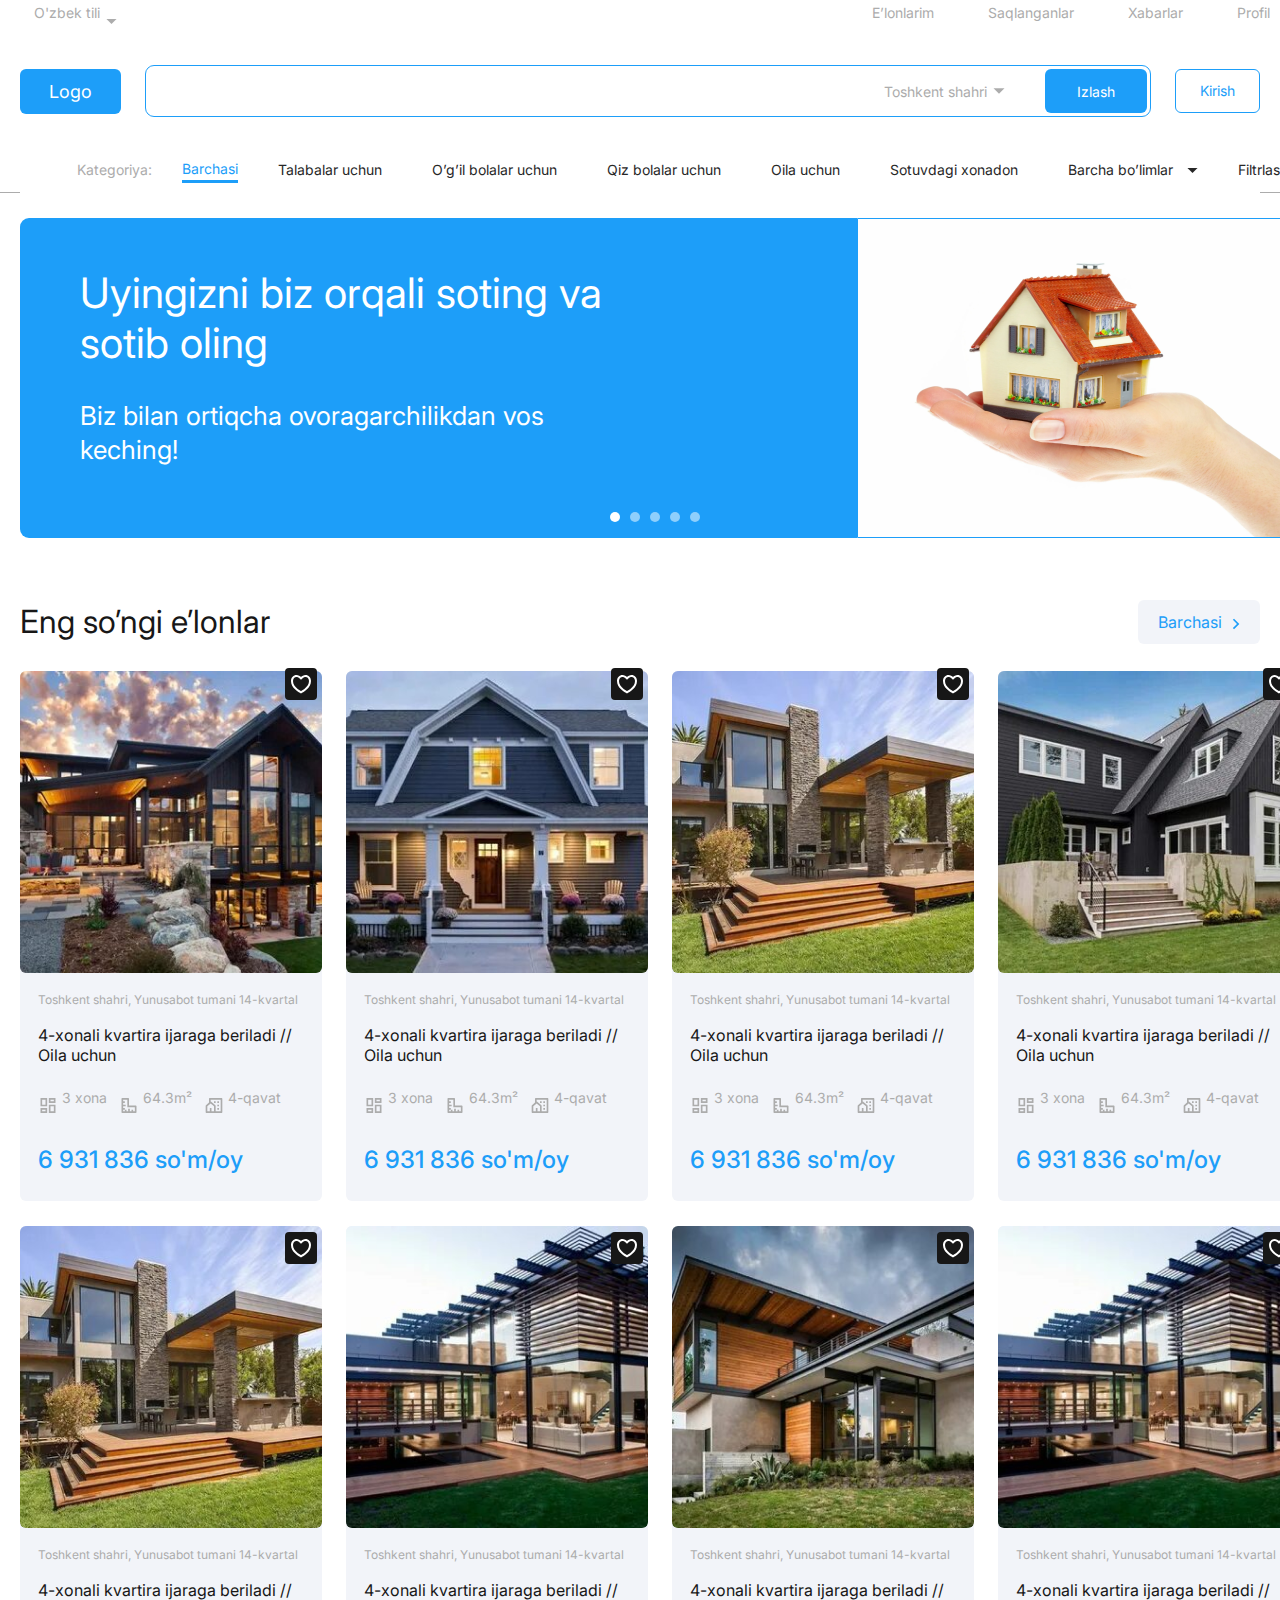
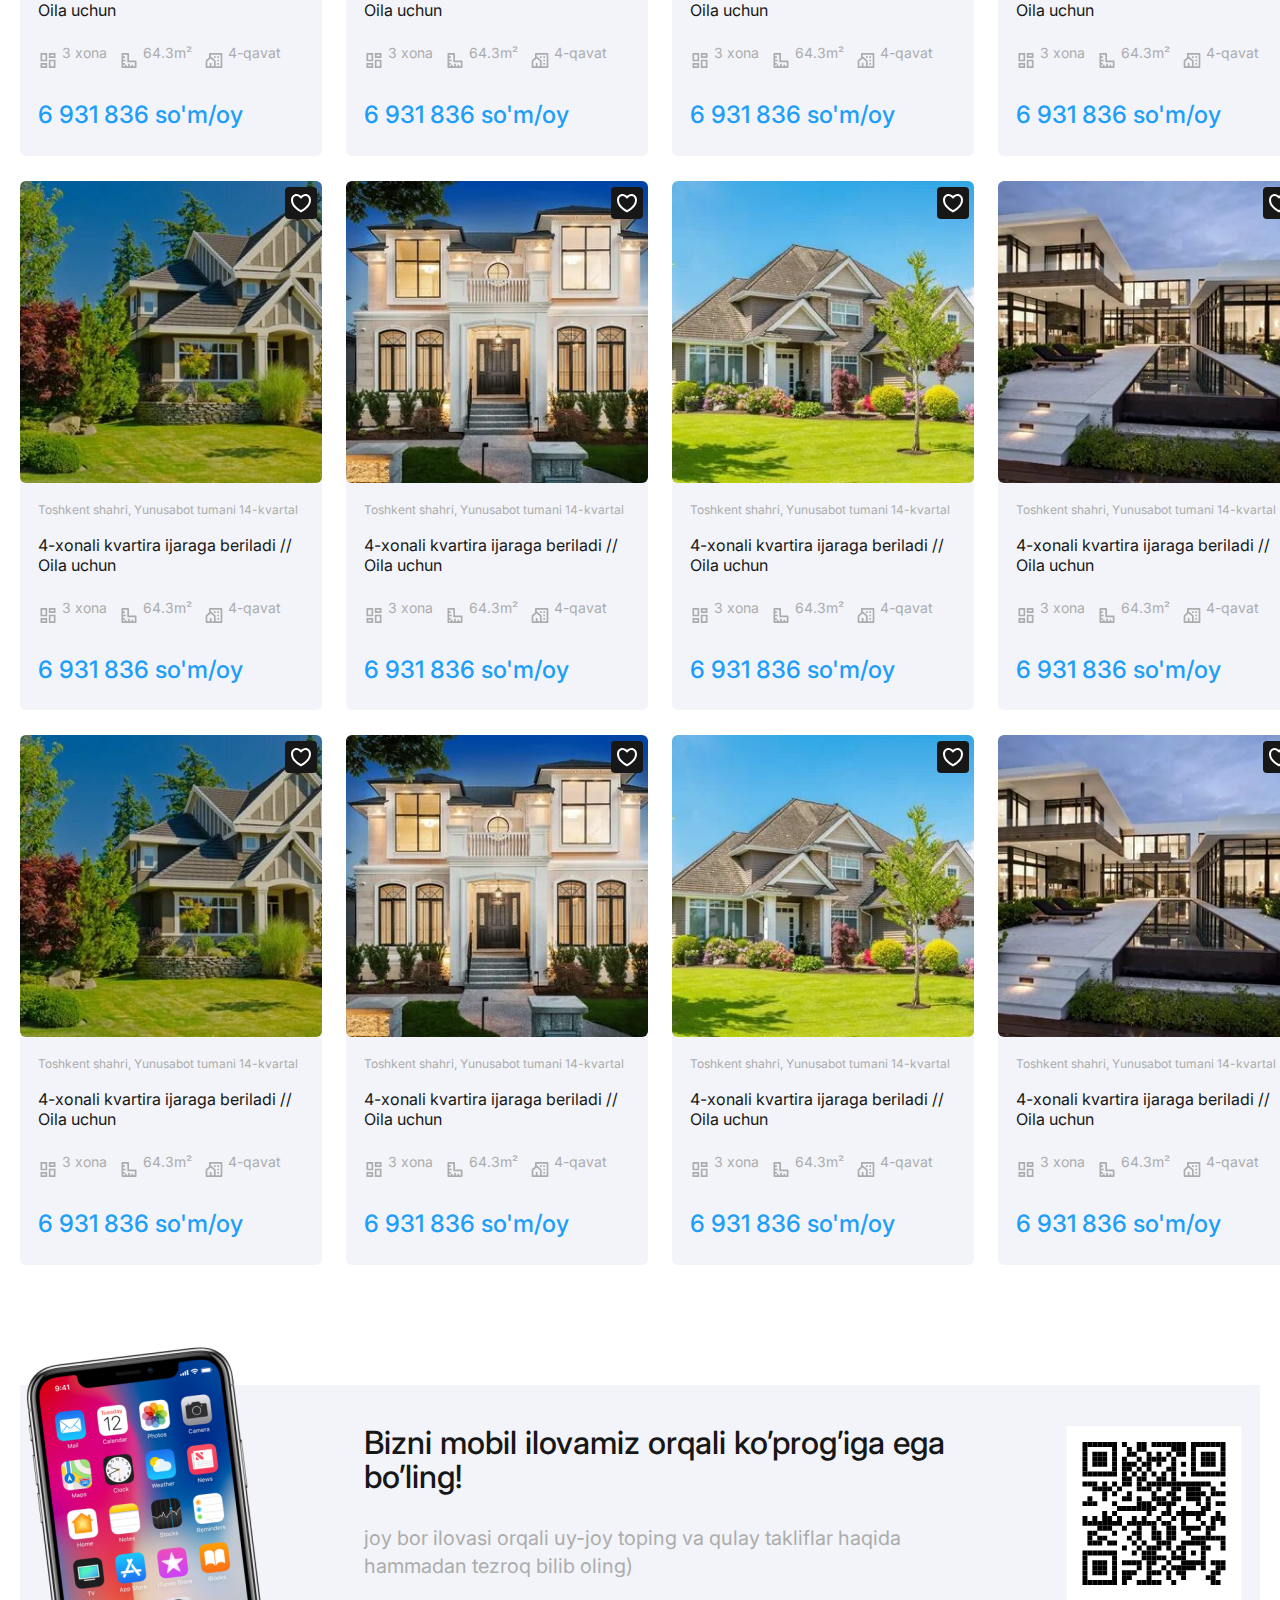
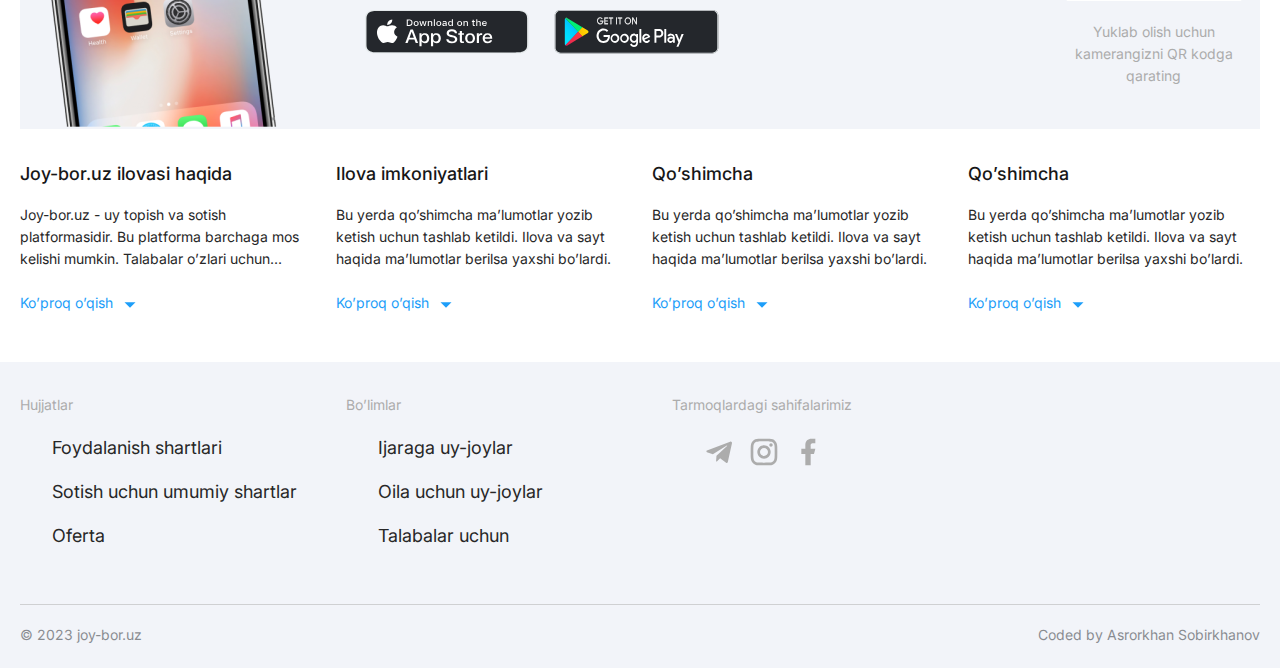
<file: styles/index.html>
<!DOCTYPE html>
<html lang="en">

<head>
  <meta charset="UTF-8" />
  <meta name="viewport" content="width=device-width, initial-scale=1.0" />
  <link href="https://cdn.jsdelivr.net/npm/bootstrap@5.3.3/dist/css/bootstrap.min.css" rel="stylesheet"  crossorigin="anonymous">
  <title>Joy-bor</title>
  <link rel="stylesheet" href="./style.css" />
  <link rel="preconnect" href="https://fonts.googleapis.com" />
  <link rel="preconnect" href="https://fonts.gstatic.com" crossorigin />
  <link href="https://fonts.googleapis.com/css2?family=Inter:wght@100..900&display=swap" rel="stylesheet" />
  <link rel="shortcut icon" href="../assets/icons/iconssss.jpg" type="image/x-icon" />
</head>

<body>
  <header>
    <div class="container">
      <div class="first-header">
        <div class="language">
          <p><a href="#">O'zbek tili</a></p>
          <img src="../assets/icons/down Vector.svg" alt="down" />
        </div>

        <ul class="list">
          <li class="list-item"><a href="#">E’lonlarim</a></li>
          <li class="list-item"><a href="#">Saqlanganlar</a></li>
          <li class="list-item"><a href="#">Xabarlar</a></li>
          <li class="list-item"><a href="#">Profil</a></li>
        </ul>
      </div>

      <div class="second-header">
        <div class="second-header-wrapper-first">
          <div class="logo"><a href="#">Logo</a></div>

          <div class="search">
            <div class="country">
              <a href="#">Toshkent shahri</a>
              <img src="../assets/icons/down Vector.svg" alt="down" />
            </div>

            <div class="second-header-search"><a href="#">Izlash</a></div>
          </div>

          <div class="entrance"><a href="#">Kirish</a></div>
        </div>

        <div class="category">
          <ul class="category-list">
            <li class="category-list-item-main">
              <a href="#">Kategoriya:</a>
            </li>
            <li class="category-list-item-active">
              <a href="#">Barchasi</a>
            </li>
            <li class="category-list-item">
              <a href="#">Talabalar uchun</a>
            </li>
            <li class="category-list-item">
              <a href="#">O’g’il bolalar uchun</a>
            </li>
            <li class="category-list-item">
              <a href="#">Qiz bolalar uchun</a>
            </li>
            <li class="category-list-item"><a href="#">Oila uchun</a></li>
            <li class="category-list-item">
              <a href="#">Sotuvdagi xonadon</a>
            </li>
            <div class="separate">
              <li class="category-list-item">
                <a href="#">Barcha bo’limlar</a>
              </li>
              <img src="../assets/icons/black down Vector.svg" alt="down" />
            </div>
            <li class="category-list-item"><a href="#">Filtrlash</a></li>
          </ul>
        </div>
      </div>
    </div>
  </header>

  <main>
    <section class="section-first">
      <div class="container">
        <div class="section-first-wrapper">
          <div class="section-first-wrapper-left">
            <p class="first-paragraph">
              Uyingizni biz orqali soting va sotib oling
            </p>
            <p class="second-paragraph">
              Biz bilan ortiqcha ovoragarchilikdan vos keching!
            </p>

            <div class="loader">
              <img src="../assets/icons/white loader.svg" alt="white" class="loaders" />
              <img src="../assets/icons/loaders.svg" alt="loaders" class="loaders" />
              <img src="../assets/icons/loaders.svg" alt="loaders" class="loaders" />
              <img src="../assets/icons/loaders.svg" alt="loaders" class="loaders" />
              <img src="../assets/icons/loaders.svg" alt="loaders" class="loaders" />
            </div>
          </div>

          <div class="section-first-wrapper-right">
            <img src="../assets/images/first image.png" alt="first-img" />
          </div>
        </div>
      </div>
    </section>

    <section class="section-second">
      <div class="container">
        <div class="section-second-wrapper">
          <div class="section-second-small-wrapper">
            <div class="latest-news">Eng so’ngi e’lonlar</div>

            <div class="all">
              <div class="first-all"><a href="#">Barchasi</a></div>
              <div class="second-all">
                <img src="../assets/icons/right Vector.svg" alt="right" />
              </div>
            </div>
          </div>



         
          <div class="like">
            <img src="../assets/icons/like.svg" alt="like">
          </div>


        </div>
        <div class="section-second-cards">




          <div class="section-second-card">
            <div class="card-image">
              <img src="../assets/images/first-card-img.png" alt="first-card-img" />
            </div>



            <div class="card-body">
              <p class="silver">
                Toshkent shahri, Yunusabot tumani 14-kvartal
              </p>
              <p class="black">
                4-xonali kvartira ijaraga beriladi // Oila uchun
              </p>

              <div class="card-body-dimensions">
                <div class="dimension">
                  <img src="../assets/icons/dashboard-line.svg" alt="dashboard-line" />
                  <p>3 xona</p>
                </div>

                <div class="dimension">
                  <img src="../assets/icons/ruler.svg" alt="ruler" />
                  <p>64.3m²</p>
                </div>
                <div class="dimension">
                  <img src="../assets/icons/community-line.svg" alt="community-line" />
                  <p>4-qavat</p>
                </div>
              </div>

              <div class="price">
                <h4>6 931 836 so'm/oy</h4>
              </div>
            </div>
          </div>




          <div class="section-second-card">

           
            <div class="like">
              <img src="../assets/icons/like.svg" alt="like">
            </div>

            <div class="card-image">
              <img src="../assets/images/second-card-img.png" alt="first-card-img" />
            </div>





            <div class="card-body">
              <p class="silver">
                Toshkent shahri, Yunusabot tumani 14-kvartal
              </p>
              <p class="black">
                4-xonali kvartira ijaraga beriladi // Oila uchun
              </p>

              <div class="card-body-dimensions">
                <div class="dimension">
                  <img src="../assets/icons/dashboard-line.svg" alt="dashboard-line" />
                  <p>3 xona</p>
                </div>

                <div class="dimension">
                  <img src="../assets/icons/ruler.svg" alt="ruler" />
                  <p>64.3m²</p>
                </div>
                <div class="dimension">
                  <img src="../assets/icons/community-line.svg" alt="community-line" />
                  <p>4-qavat</p>
                </div>
              </div>

              <div class="price">
                <h4>6 931 836 so'm/oy</h4>
              </div>
            </div>
          </div>





          <div class="section-second-card">

           
            <div class="like">
              <img src="../assets/icons/like.svg" alt="like">
            </div>
            <div class="card-image">
              <img src="../assets/images/third-card-img.png" alt="first-card-img" />
            </div>




           




            <div class="card-body">
              <p class="silver">
                Toshkent shahri, Yunusabot tumani 14-kvartal
              </p>
              <p class="black">
                4-xonali kvartira ijaraga beriladi // Oila uchun
              </p>

              <div class="card-body-dimensions">
                <div class="dimension">
                  <img src="../assets/icons/dashboard-line.svg" alt="dashboard-line" />
                  <p>3 xona</p>
                </div>

                <div class="dimension">
                  <img src="../assets/icons/ruler.svg" alt="ruler" />
                  <p>64.3m²</p>
                </div>
                <div class="dimension">
                  <img src="../assets/icons/community-line.svg" alt="community-line" />
                  <p>4-qavat</p>
                </div>
              </div>

              <div class="price">
                <h4>6 931 836 so'm/oy</h4>
              </div>
            </div>
          </div>





          <div class="section-second-card">

           
            <div class="like">
              <img src="../assets/icons/like.svg" alt="like">
            </div>
            <div class="card-image">
              <img src="../assets/images/fourth-card-img.png" alt="first-card-img" />
            </div>




            <div class="card-body">
              <p class="silver">
                Toshkent shahri, Yunusabot tumani 14-kvartal
              </p>
              <p class="black">
                4-xonali kvartira ijaraga beriladi // Oila uchun
              </p>

              <div class="card-body-dimensions">
                <div class="dimension">
                  <img src="../assets/icons/dashboard-line.svg" alt="dashboard-line" />
                  <p>3 xona</p>
                </div>

                <div class="dimension">
                  <img src="../assets/icons/ruler.svg" alt="ruler" />
                  <p>64.3m²</p>
                </div>
                <div class="dimension">
                  <img src="../assets/icons/community-line.svg" alt="community-line" />
                  <p>4-qavat</p>
                </div>
              </div>

              <div class="price">
                <h4>6 931 836 so'm/oy</h4>
              </div>
            </div>
          </div>
        </div>
      </div>
      </div>
    </section>

    <section class="section-third">
      <div class="container">
        <div class="section-second-cards">


          <div class="section-second-card">

            
            <div class="like">
              <img src="../assets/icons/like.svg" alt="like">
            </div>
            <div class="card-image">
              <img src="../assets/images/fivth-card-img.png" alt="first-card-img" />
            </div>
            <div class="card-body">
              <p class="silver">
                Toshkent shahri, Yunusabot tumani 14-kvartal
              </p>
              <p class="black">
                4-xonali kvartira ijaraga beriladi // Oila uchun
              </p>

              <div class="card-body-dimensions">
                <div class="dimension">
                  <img src="../assets/icons/dashboard-line.svg" alt="dashboard-line" />
                  <p>3 xona</p>
                </div>

                <div class="dimension">
                  <img src="../assets/icons/ruler.svg" alt="ruler" />
                  <p>64.3m²</p>
                </div>
                <div class="dimension">
                  <img src="../assets/icons/community-line.svg" alt="community-line" />
                  <p>4-qavat</p>
                </div>
              </div>

              <div class="price">
                <h4>6 931 836 so'm/oy</h4>
              </div>
            </div>
          </div>





          <div class="section-second-card">
           
            <div class="like">
              <img src="../assets/icons/like.svg" alt="like">
            </div>
            <div class="card-image">
              <img src="../assets/images/sixth-card-img.png" alt="first-card-img" />
            </div>
            <div class="card-body">
              <p class="silver">
                Toshkent shahri, Yunusabot tumani 14-kvartal
              </p>
              <p class="black">
                4-xonali kvartira ijaraga beriladi // Oila uchun
              </p>

              <div class="card-body-dimensions">
                <div class="dimension">
                  <img src="../assets/icons/dashboard-line.svg" alt="dashboard-line" />
                  <p>3 xona</p>
                </div>

                <div class="dimension">
                  <img src="../assets/icons/ruler.svg" alt="ruler" />
                  <p>64.3m²</p>
                </div>
                <div class="dimension">
                  <img src="../assets/icons/community-line.svg" alt="community-line" />
                  <p>4-qavat</p>
                </div>
              </div>

              <div class="price">
                <h4>6 931 836 so'm/oy</h4>
              </div>
            </div>
          </div>





          <div class="section-second-card">
           
            <div class="like">
              <img src="../assets/icons/like.svg" alt="like">
            </div>
            <div class="card-image">
              <img src="../assets/images/seventh-card-img.png" alt="first-card-img" />
            </div>
            <div class="card-body">
              <p class="silver">
                Toshkent shahri, Yunusabot tumani 14-kvartal
              </p>
              <p class="black">
                4-xonali kvartira ijaraga beriladi // Oila uchun
              </p>

              <div class="card-body-dimensions">
                <div class="dimension">
                  <img src="../assets/icons/dashboard-line.svg" alt="dashboard-line" />
                  <p>3 xona</p>
                </div>

                <div class="dimension">
                  <img src="../assets/icons/ruler.svg" alt="ruler" />
                  <p>64.3m²</p>
                </div>
                <div class="dimension">
                  <img src="../assets/icons/community-line.svg" alt="community-line" />
                  <p>4-qavat</p>
                </div>
              </div>

              <div class="price">
                <h4>6 931 836 so'm/oy</h4>
              </div>
            </div>
          </div>





          <div class="section-second-card">
           
            <div class="like">
              <img src="../assets/icons/like.svg" alt="like">
            </div>
            <div class="card-image">
              <img src="../assets/images/eighths-card-img.png" alt="first-card-img" />
            </div>
            <div class="card-body">
              <p class="silver">
                Toshkent shahri, Yunusabot tumani 14-kvartal
              </p>
              <p class="black">
                4-xonali kvartira ijaraga beriladi // Oila uchun
              </p>

              <div class="card-body-dimensions">
                <div class="dimension">
                  <img src="../assets/icons/dashboard-line.svg" alt="dashboard-line" />
                  <p>3 xona</p>
                </div>

                <div class="dimension">
                  <img src="../assets/icons/ruler.svg" alt="ruler" />
                  <p>64.3m²</p>
                </div>
                <div class="dimension">
                  <img src="../assets/icons/community-line.svg" alt="community-line" />
                  <p>4-qavat</p>
                </div>
              </div>

              <div class="price">
                <h4>6 931 836 so'm/oy</h4>
              </div>
            </div>
          </div>
        </div>
      </div>
    </section>

    <section class="section-fourth">
      <div class="container">
        <div class="section-second-cards">
          <div class="section-second-card">
           
            <div class="like">
              <img src="../assets/icons/like.svg" alt="like">
            </div>
            <div class="card-image">
              <img src="../assets/images/ninths-card-img.png" alt="first-card-img" />
            </div>
            <div class="card-body">
              <p class="silver">
                Toshkent shahri, Yunusabot tumani 14-kvartal
              </p>
              <p class="black">
                4-xonali kvartira ijaraga beriladi // Oila uchun
              </p>

              <div class="card-body-dimensions">
                <div class="dimension">
                  <img src="../assets/icons/dashboard-line.svg" alt="dashboard-line" />
                  <p>3 xona</p>
                </div>

                <div class="dimension">
                  <img src="../assets/icons/ruler.svg" alt="ruler" />
                  <p>64.3m²</p>
                </div>
                <div class="dimension">
                  <img src="../assets/icons/community-line.svg" alt="community-line" />
                  <p>4-qavat</p>
                </div>
              </div>

              <div class="price">
                <h4>6 931 836 so'm/oy</h4>
              </div>
            </div>
          </div>





          <div class="section-second-card">
           
            <div class="like">
              <img src="../assets/icons/like.svg" alt="like">
            </div>
            <div class="card-image">
              <img src="../assets/images/tenth-card-img.png" alt="first-card-img" />
            </div>
            <div class="card-body">
              <p class="silver">
                Toshkent shahri, Yunusabot tumani 14-kvartal
              </p>
              <p class="black">
                4-xonali kvartira ijaraga beriladi // Oila uchun
              </p>

              <div class="card-body-dimensions">
                <div class="dimension">
                  <img src="../assets/icons/dashboard-line.svg" alt="dashboard-line" />
                  <p>3 xona</p>
                </div>

                <div class="dimension">
                  <img src="../assets/icons/ruler.svg" alt="ruler" />
                  <p>64.3m²</p>
                </div>
                <div class="dimension">
                  <img src="../assets/icons/community-line.svg" alt="community-line" />
                  <p>4-qavat</p>
                </div>
              </div>

              <div class="price">
                <h4>6 931 836 so'm/oy</h4>
              </div>
            </div>
          </div>





          <div class="section-second-card">
            
            <div class="like">
              <img src="../assets/icons/like.svg" alt="like">
            </div>
            <div class="card-image">
              <img src="../assets/images/elevens-card-img.png" alt="first-card-img" />
            </div>
            <div class="card-body">
              <p class="silver">
                Toshkent shahri, Yunusabot tumani 14-kvartal
              </p>
              <p class="black">
                4-xonali kvartira ijaraga beriladi // Oila uchun
              </p>

              <div class="card-body-dimensions">
                <div class="dimension">
                  <img src="../assets/icons/dashboard-line.svg" alt="dashboard-line" />
                  <p>3 xona</p>
                </div>

                <div class="dimension">
                  <img src="../assets/icons/ruler.svg" alt="ruler" />
                  <p>64.3m²</p>
                </div>
                <div class="dimension">
                  <img src="../assets/icons/community-line.svg" alt="community-line" />
                  <p>4-qavat</p>
                </div>
              </div>

              <div class="price">
                <h4>6 931 836 so'm/oy</h4>
              </div>
            </div>
          </div>





          <div class="section-second-card">
           
            <div class="like">
              <img src="../assets/icons/like.svg" alt="like">
            </div>
            <div class="card-image">
              <img src="../assets/images/twelves-card-img.png" alt="first-card-img" />
            </div>
            <div class="card-body">
              <p class="silver">
                Toshkent shahri, Yunusabot tumani 14-kvartal
              </p>
              <p class="black">
                4-xonali kvartira ijaraga beriladi // Oila uchun
              </p>

              <div class="card-body-dimensions">
                <div class="dimension">
                  <img src="../assets/icons/dashboard-line.svg" alt="dashboard-line" />
                  <p>3 xona</p>
                </div>

                <div class="dimension">
                  <img src="../assets/icons/ruler.svg" alt="ruler" />
                  <p>64.3m²</p>
                </div>
                <div class="dimension">
                  <img src="../assets/icons/community-line.svg" alt="community-line" />
                  <p>4-qavat</p>
                </div>
              </div>

              <div class="price">
                <h4>6 931 836 so'm/oy</h4>
              </div>
            </div>
          </div>
        </div>
      </div>
    </section>

    <section class="section-fifth">
      <div class="container">
        <div class="section-second-cards">
          <div class="section-second-card">
           
            <div class="like">
              <img src="../assets/icons/like.svg" alt="like">
            </div>
            <div class="card-image">
              <img src="../assets/images/thirtins-card-img.png" alt="first-card-img" />
            </div>
            <div class="card-body">
              <p class="silver">
                Toshkent shahri, Yunusabot tumani 14-kvartal
              </p>
              <p class="black">
                4-xonali kvartira ijaraga beriladi // Oila uchun
              </p>

              <div class="card-body-dimensions">
                <div class="dimension">
                  <img src="../assets/icons/dashboard-line.svg" alt="dashboard-line" />
                  <p>3 xona</p>
                </div>

                <div class="dimension">
                  <img src="../assets/icons/ruler.svg" alt="ruler" />
                  <p>64.3m²</p>
                </div>
                <div class="dimension">
                  <img src="../assets/icons/community-line.svg" alt="community-line" />
                  <p>4-qavat</p>
                </div>
              </div>

              <div class="price">
                <h4>6 931 836 so'm/oy</h4>
              </div>
            </div>
          </div>





          <div class="section-second-card">
           
            <div class="like">
              <img src="../assets/icons/like.svg" alt="like">
            </div>
            <div class="card-image">
              <img src="../assets/images/fourthins-card-img.png" alt="first-card-img" />
            </div>
            <div class="card-body">
              <p class="silver">
                Toshkent shahri, Yunusabot tumani 14-kvartal
              </p>
              <p class="black">
                4-xonali kvartira ijaraga beriladi // Oila uchun
              </p>

              <div class="card-body-dimensions">
                <div class="dimension">
                  <img src="../assets/icons/dashboard-line.svg" alt="dashboard-line" />
                  <p>3 xona</p>
                </div>

                <div class="dimension">
                  <img src="../assets/icons/ruler.svg" alt="ruler" />
                  <p>64.3m²</p>
                </div>
                <div class="dimension">
                  <img src="../assets/icons/community-line.svg" alt="community-line" />
                  <p>4-qavat</p>
                </div>
              </div>

              <div class="price">
                <h4>6 931 836 so'm/oy</h4>
              </div>
            </div>
          </div>





          <div class="section-second-card">
           
            <div class="like">
              <img src="../assets/icons/like.svg" alt="like">
            </div>
            <div class="card-image">
              <img src="../assets/images/fifteens-card-img.png" alt="first-card-img" />
            </div>
            <div class="card-body">
              <p class="silver">
                Toshkent shahri, Yunusabot tumani 14-kvartal
              </p>
              <p class="black">
                4-xonali kvartira ijaraga beriladi // Oila uchun
              </p>

              <div class="card-body-dimensions">
                <div class="dimension">
                  <img src="../assets/icons/dashboard-line.svg" alt="dashboard-line" />
                  <p>3 xona</p>
                </div>

                <div class="dimension">
                  <img src="../assets/icons/ruler.svg" alt="ruler" />
                  <p>64.3m²</p>
                </div>
                <div class="dimension">
                  <img src="../assets/icons/community-line.svg" alt="community-line" />
                  <p>4-qavat</p>
                </div>
              </div>

              <div class="price">
                <h4>6 931 836 so'm/oy</h4>
              </div>
            </div>
          </div>





          <div class="section-second-card">
            
            <div class="like">
              <img src="../assets/icons/like.svg" alt="like">
            </div>
            <div class="card-image">
              <img src="../assets/images/sixteens-card-img.png" alt="first-card-img" />
            </div>
            <div class="card-body">
              <p class="silver">
                Toshkent shahri, Yunusabot tumani 14-kvartal
              </p>
              <p class="black">
                4-xonali kvartira ijaraga beriladi // Oila uchun
              </p>

              <div class="card-body-dimensions">
                <div class="dimension">
                  <img src="../assets/icons/dashboard-line.svg" alt="dashboard-line" />
                  <p>3 xona</p>
                </div>

                <div class="dimension">
                  <img src="../assets/icons/ruler.svg" alt="ruler" />
                  <p>64.3m²</p>
                </div>
                <div class="dimension">
                  <img src="../assets/icons/community-line.svg" alt="community-line" />
                  <p>4-qavat</p>
                </div>
              </div>

              <div class="price">
                <h4>6 931 836 so'm/oy</h4>
              </div>
            </div>
          </div>
        </div>
      </div>
    </section>


    <section class="section-sixth">
      <div class="container">

        <div class="section-sixth-wrapper">



          <div class="section-sixth-wrapper-one">
            <img src="../assets/images/phone image.png" alt="phone">
          </div>

          <div class="section-sixth-wrapper-two">
            <h1>Bizni mobil ilovamiz orqali ko’prog’iga ega bo’ling!</h1>
            <p>joy bor ilovasi orqali uy-joy toping va qulay takliflar haqida hammadan tezroq bilib oling)</p>
            <div class="section-sixth-wrapper-two-images">
              <div class="app-store">
                <img src="../assets/icons/app-store-icon 1.svg" alt="app-store-icon">
              </div>
              <div class="play-market">
                <img src="../assets/icons/play-market-icon 1.svg" alt="play-market-icon">
              </div>
            </div>
          </div>


          <div class="section-sixth-wrapper-three">
            <img src="../assets/icons/QR Code.svg" alt="QR">
            <p>Yuklab olish uchun kamerangizni QR kodga qarating</p>
          </div>


        </div>
      </div>
    </section>

    <section class="section-seventh">
      <div class="container">
        <div class="section-seventh-cards">



          <div class="section-seventh-card">
            <div class="card-title">
              <h3> Joy-bor.uz ilovasi haqida</h3>
            </div>

            <div class="card-text">
              Joy-bor.uz - uy topish va sotish platformasidir. Bu platforma barchaga mos kelishi mumkin. Talabalar
              o’zlari uchun...
            </div>

            <div class="more">
              <div class="more-text">
                <a href="#"> Ko’proq o’qish</a>
              </div>
              <div class="more-image">
                <img src="../assets/icons/blue down.svg" alt="Vector">
              </div>
            </div>
          </div>



          <div class="section-seventh-card">
            <div class="card-title">
              <h3>Ilova imkoniyatlari</h3>
            </div>

            <div class="card-text">
              Bu yerda qo’shimcha ma’lumotlar yozib ketish uchun tashlab ketildi. Ilova va sayt haqida ma’lumotlar
              berilsa yaxshi bo’lardi.
            </div>

            <div class="more">
              <div class="more-text">
                <a href="#"> Ko’proq o’qish</a>
              </div>
              <div class="more-image">
                <img src="../assets/icons/blue down.svg" alt="Vector">
              </div>
            </div>
          </div>



          <div class="section-seventh-card">
            <div class="card-title">
              <h3>Qo’shimcha</h3>
            </div>

            <div class="card-text">
              Bu yerda qo’shimcha ma’lumotlar yozib ketish uchun tashlab ketildi. Ilova va sayt haqida ma’lumotlar
              berilsa yaxshi bo’lardi.
            </div>

            <div class="more">
              <div class="more-text">
                <a href="#"> Ko’proq o’qish</a>
              </div>
              <div class="more-image">
                <img src="../assets/icons/blue down.svg" alt="Vector">
              </div>
            </div>
          </div>



          <div class="section-seventh-card">
            <div class="card-title">
              <h3>Qo’shimcha</h3>
            </div>

            <div class="card-text">
              Bu yerda qo’shimcha ma’lumotlar yozib ketish uchun tashlab ketildi. Ilova va sayt haqida ma’lumotlar
              berilsa yaxshi bo’lardi.
            </div>

            <div class="more">
              <div class="more-text">
                <a href="#"> Ko’proq o’qish</a>
              </div>
              <div class="more-image">
                <img src="../assets/icons/blue down.svg" alt="Vector">
              </div>
            </div>
          </div>


        </div>
      </div>
    </section>


    <footer class="footer">
      <div class="container">
        <div class="footer-cards">


          <div class="footer-card">
            <div class="footer-card-title">
              <p>Hujjatlar</p>
            </div>

            <ul class="footer-list">
              <li class="footer-list-item"><a href="#">Foydalanish shartlari</a></li>
              <li class="footer-list-item"><a href="#">Sotish uchun umumiy shartlar</a></li>
              <li class="footer-list-item"><a href="#">Oferta</a></li>
            </ul>
          </div>


          <div class="footer-card">
            <div class="footer-card-title">
              <p>Bo’limlar</p>
            </div>
            <ul class="footer-list">
              <li class="footer-list-item"><a href="#">Ijaraga uy-joylar</a></li>
              <li class="footer-list-item"><a href="#">Oila uchun uy-joylar</a></li>
              <li class="footer-list-item"><a href="#">Talabalar uchun</a></li>
            </ul>
          </div>


          <div class="footer-card">
            <div class="footer-card-title">
              <p>Tarmoqlardagi sahifalarimiz</p>
            </div>
            <ul class="footer-list-active">
              <li class="footer-list-item"><a target="_blank" href="https://www.telegram.org"><img
                    src="../assets/icons/telegram.svg" alt="telegram"></a></li>
              <li class="footer-list-item"><a target="_blank" href="https://www.instagram.com"><img
                    src="../assets/icons/instagram-line.svg" alt="instagram"></a></li>
              <li class="footer-list-item"><a target="_blank" href="https://www.facebook.com"><img
                    src="../assets/icons/facebook-fill.svg" alt="facebook"></a></li>
            </ul>
          </div>




        </div>

        <div class="separate-footer-wrapper">

          <div class="time">
            © 2023 joy-bor.uz
          </div>

          <div class="author">
            Coded by Asrorkhan Sobirkhanov
          </div>

        </div>
      </div>
    </footer>
  </main>
</body>

</html>
</file>
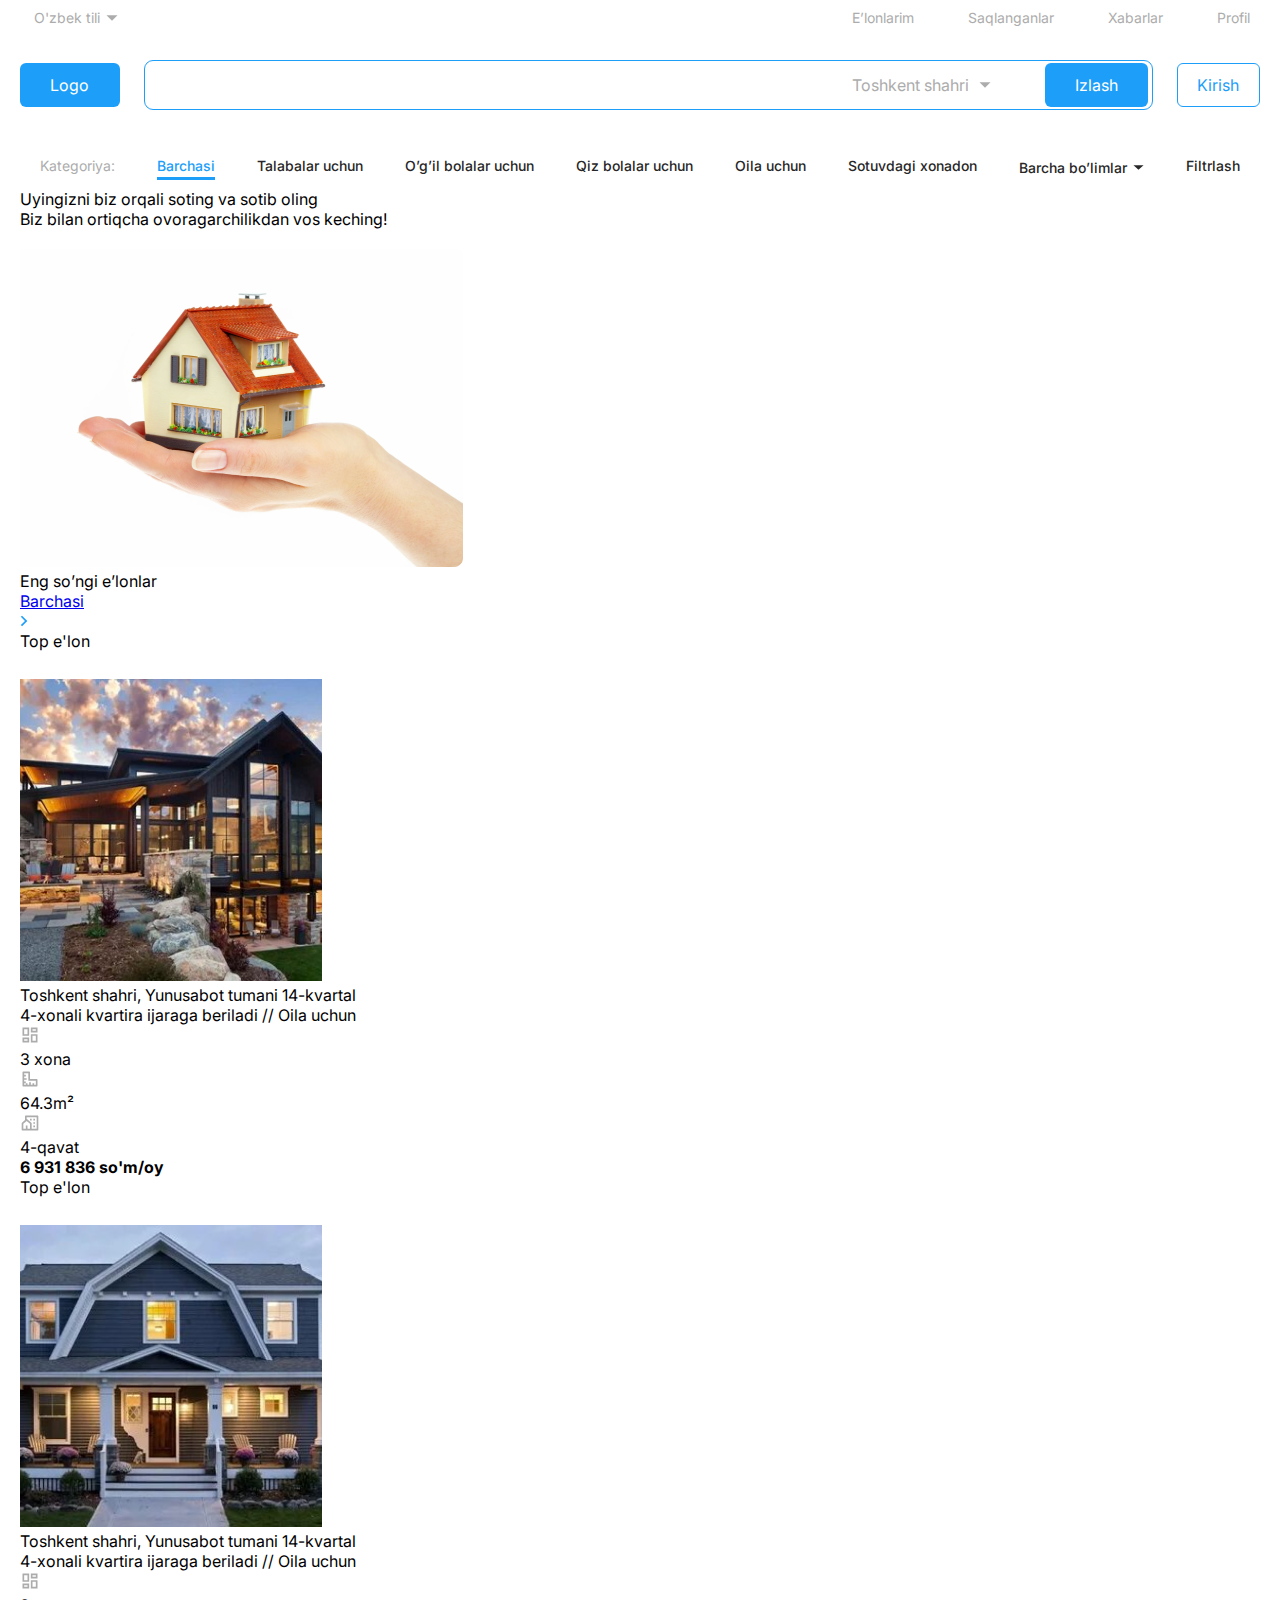
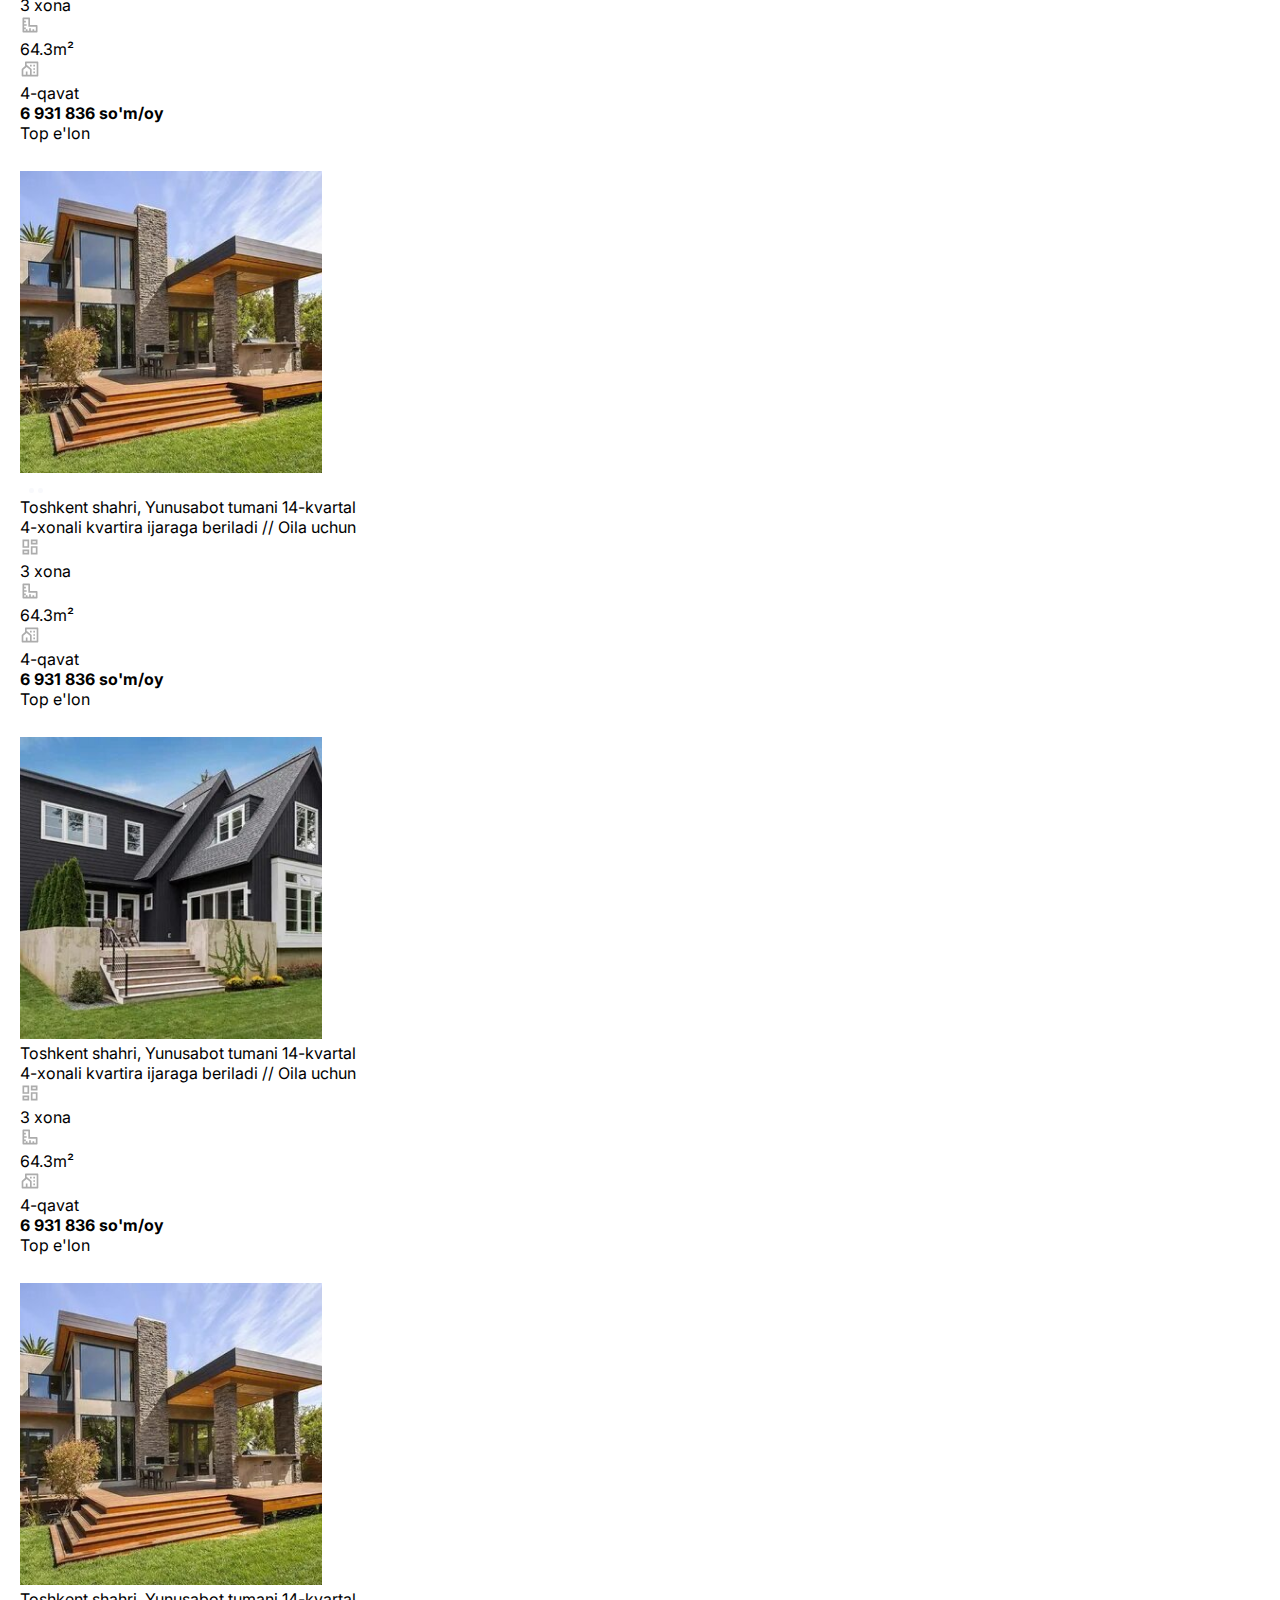
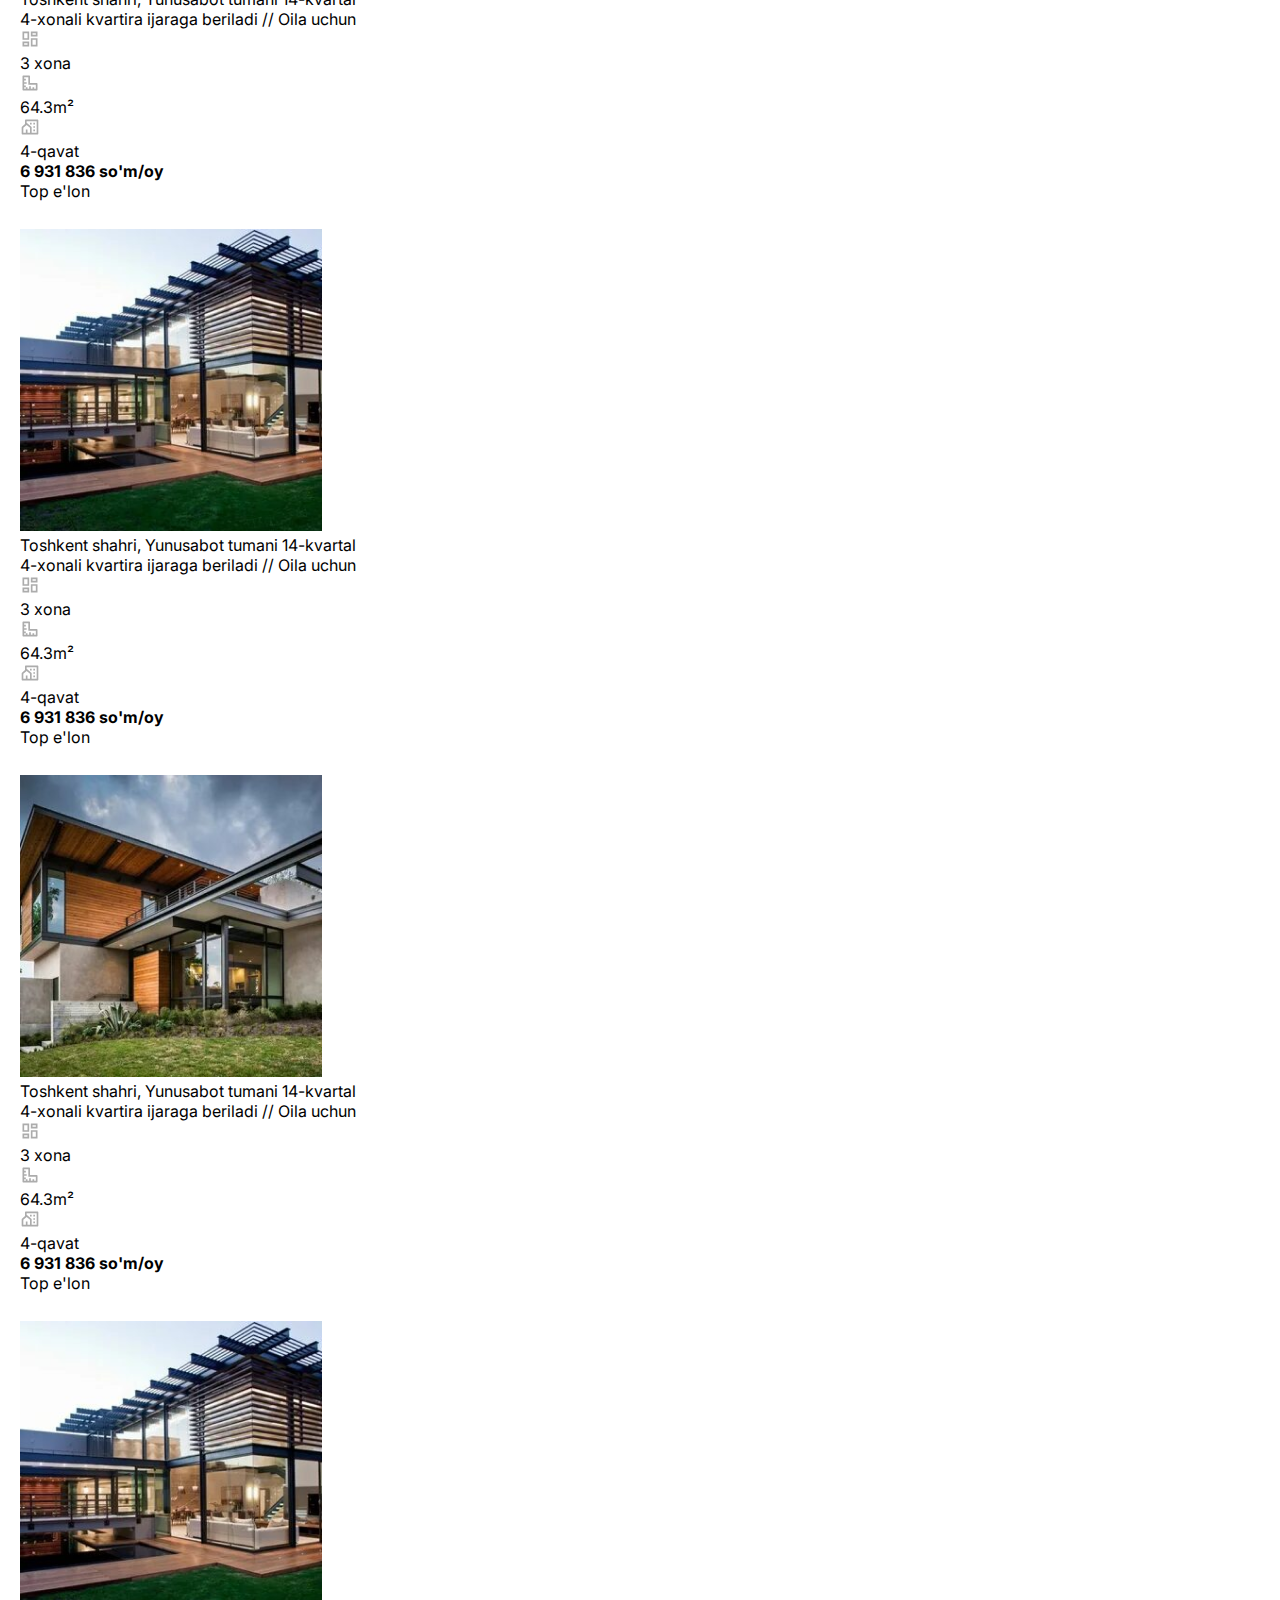
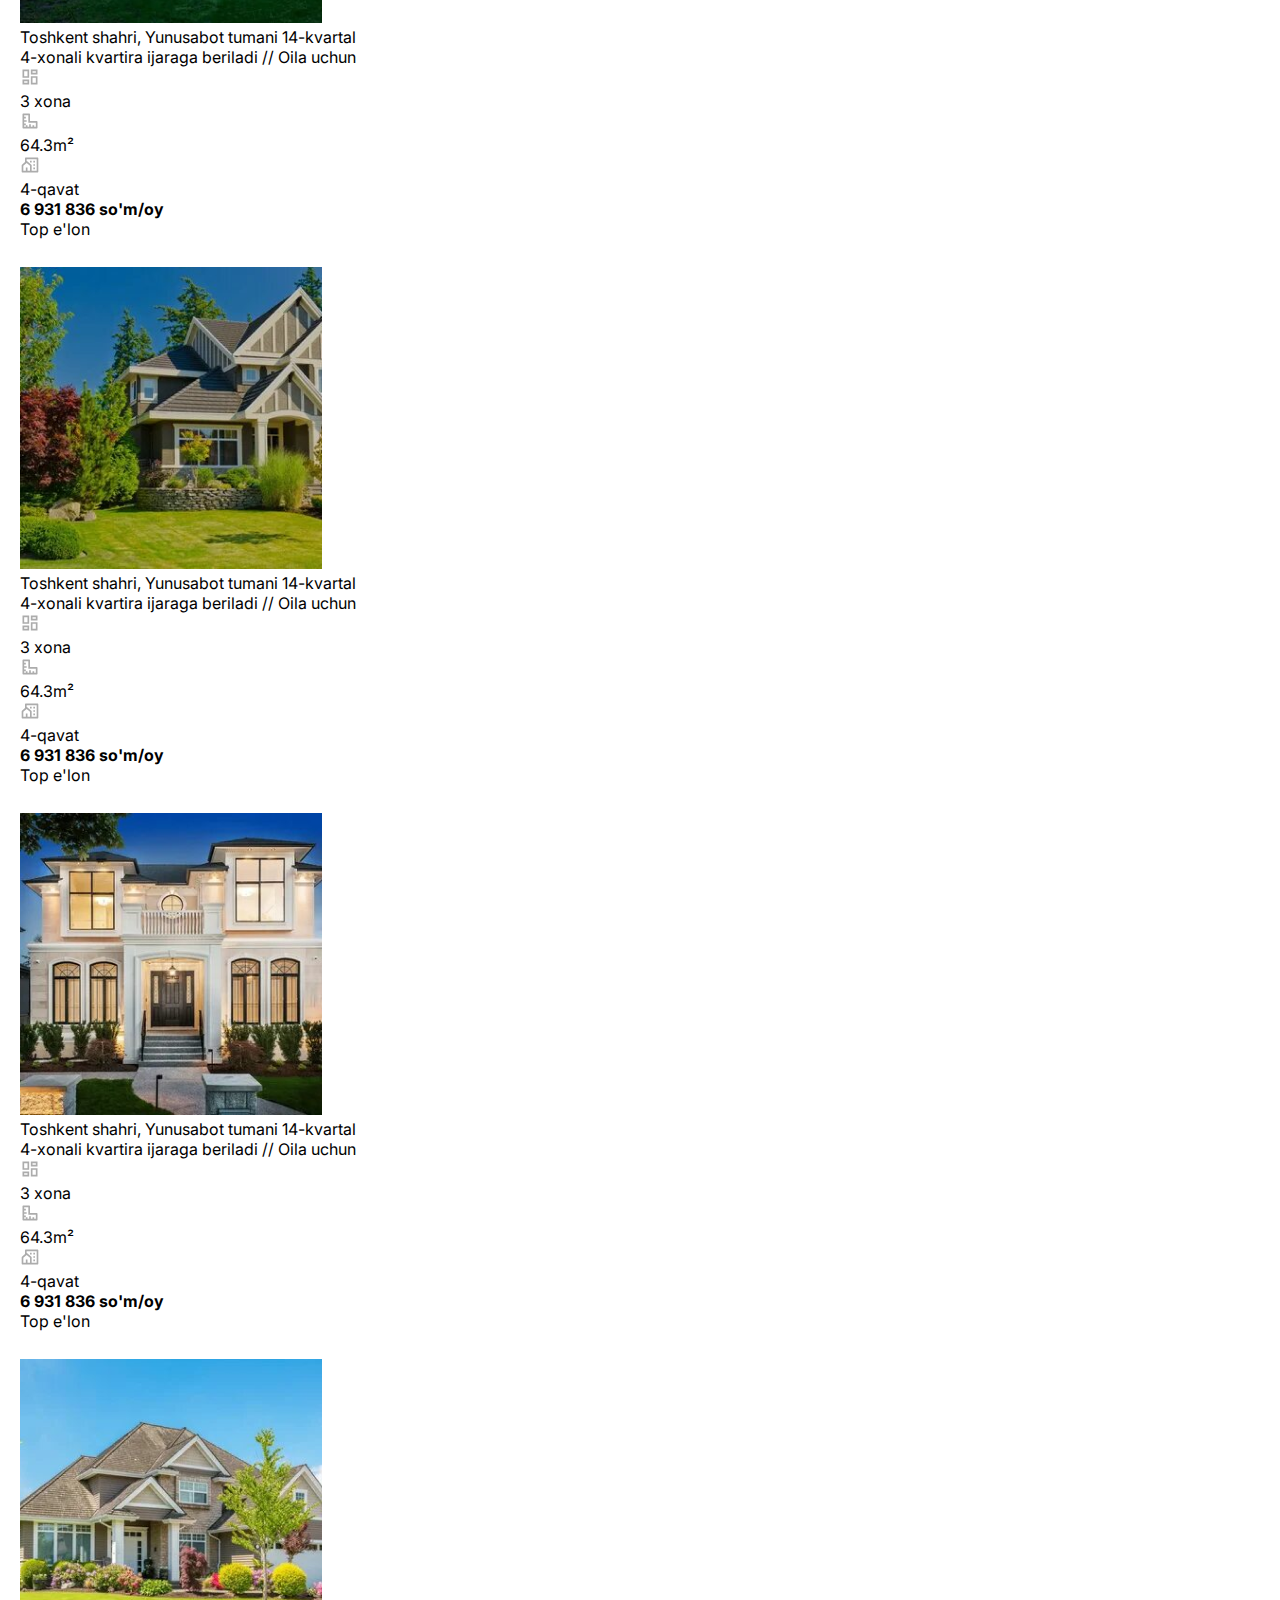
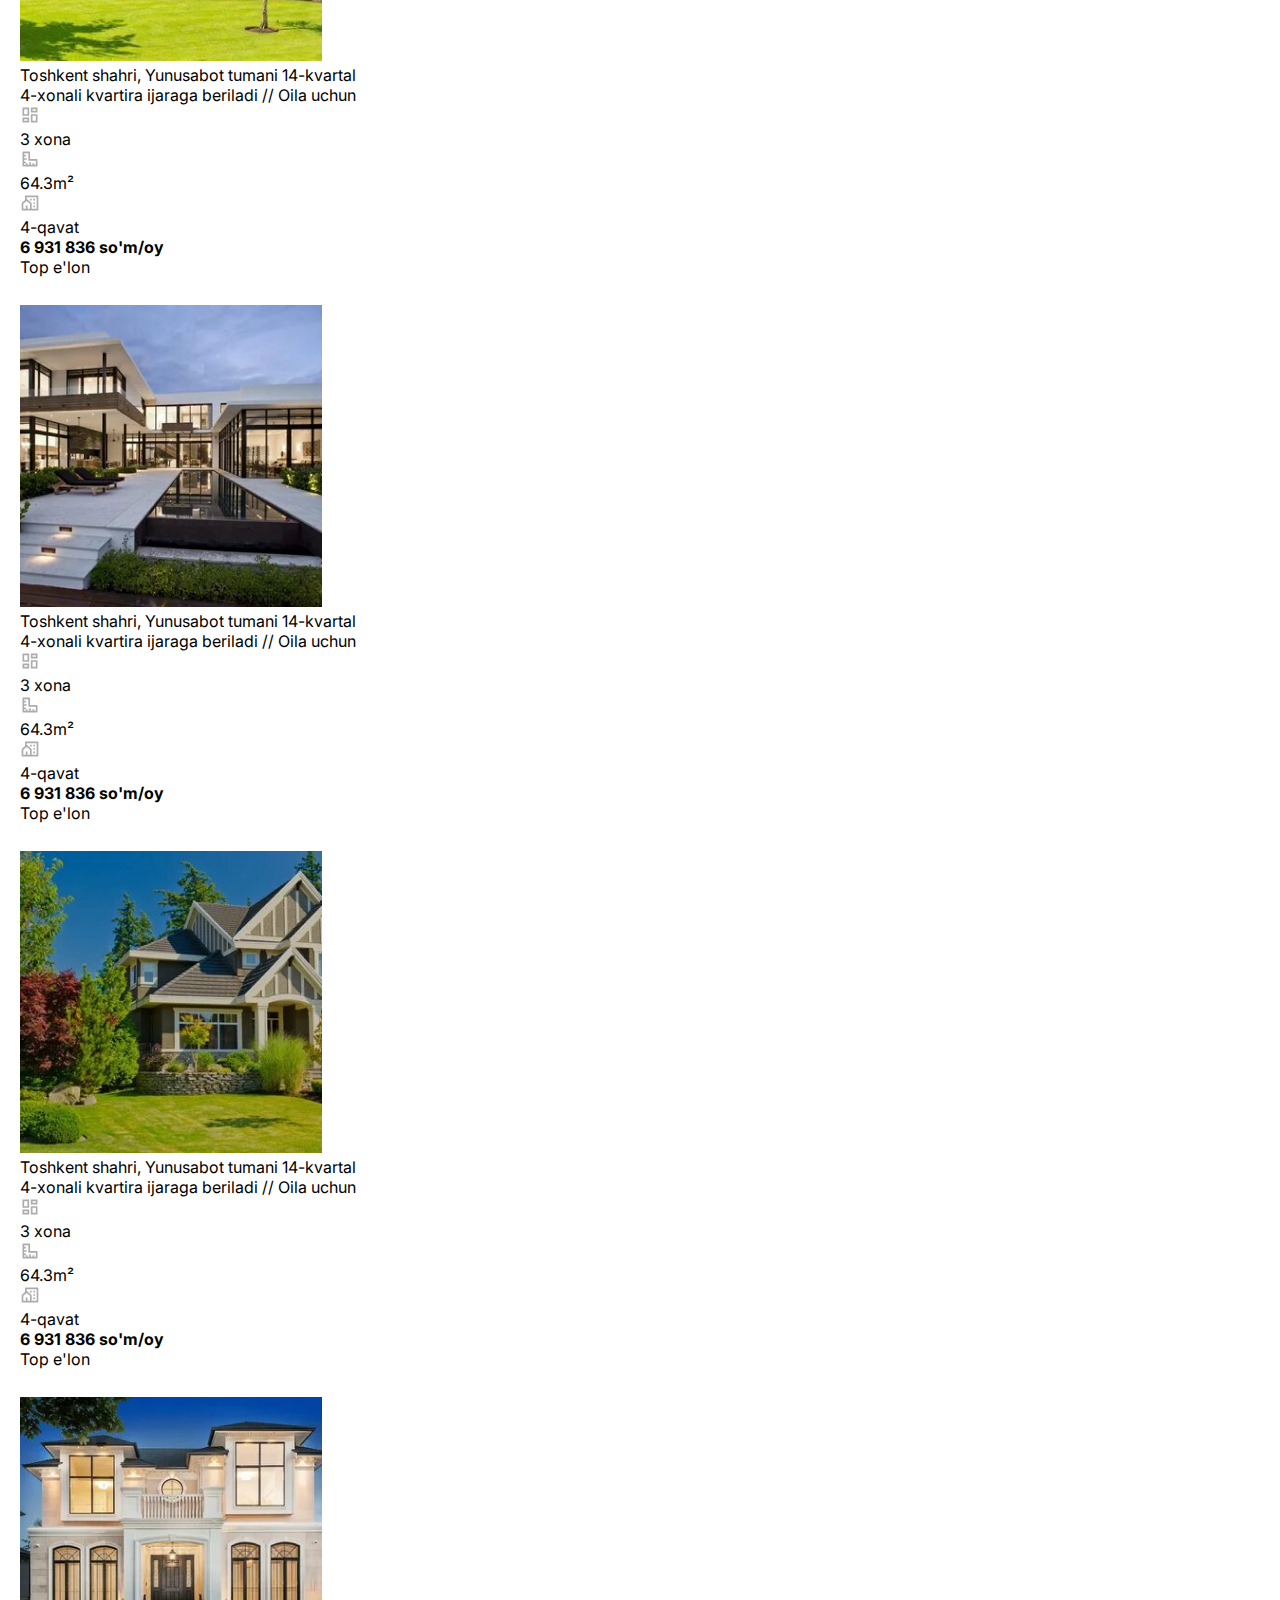
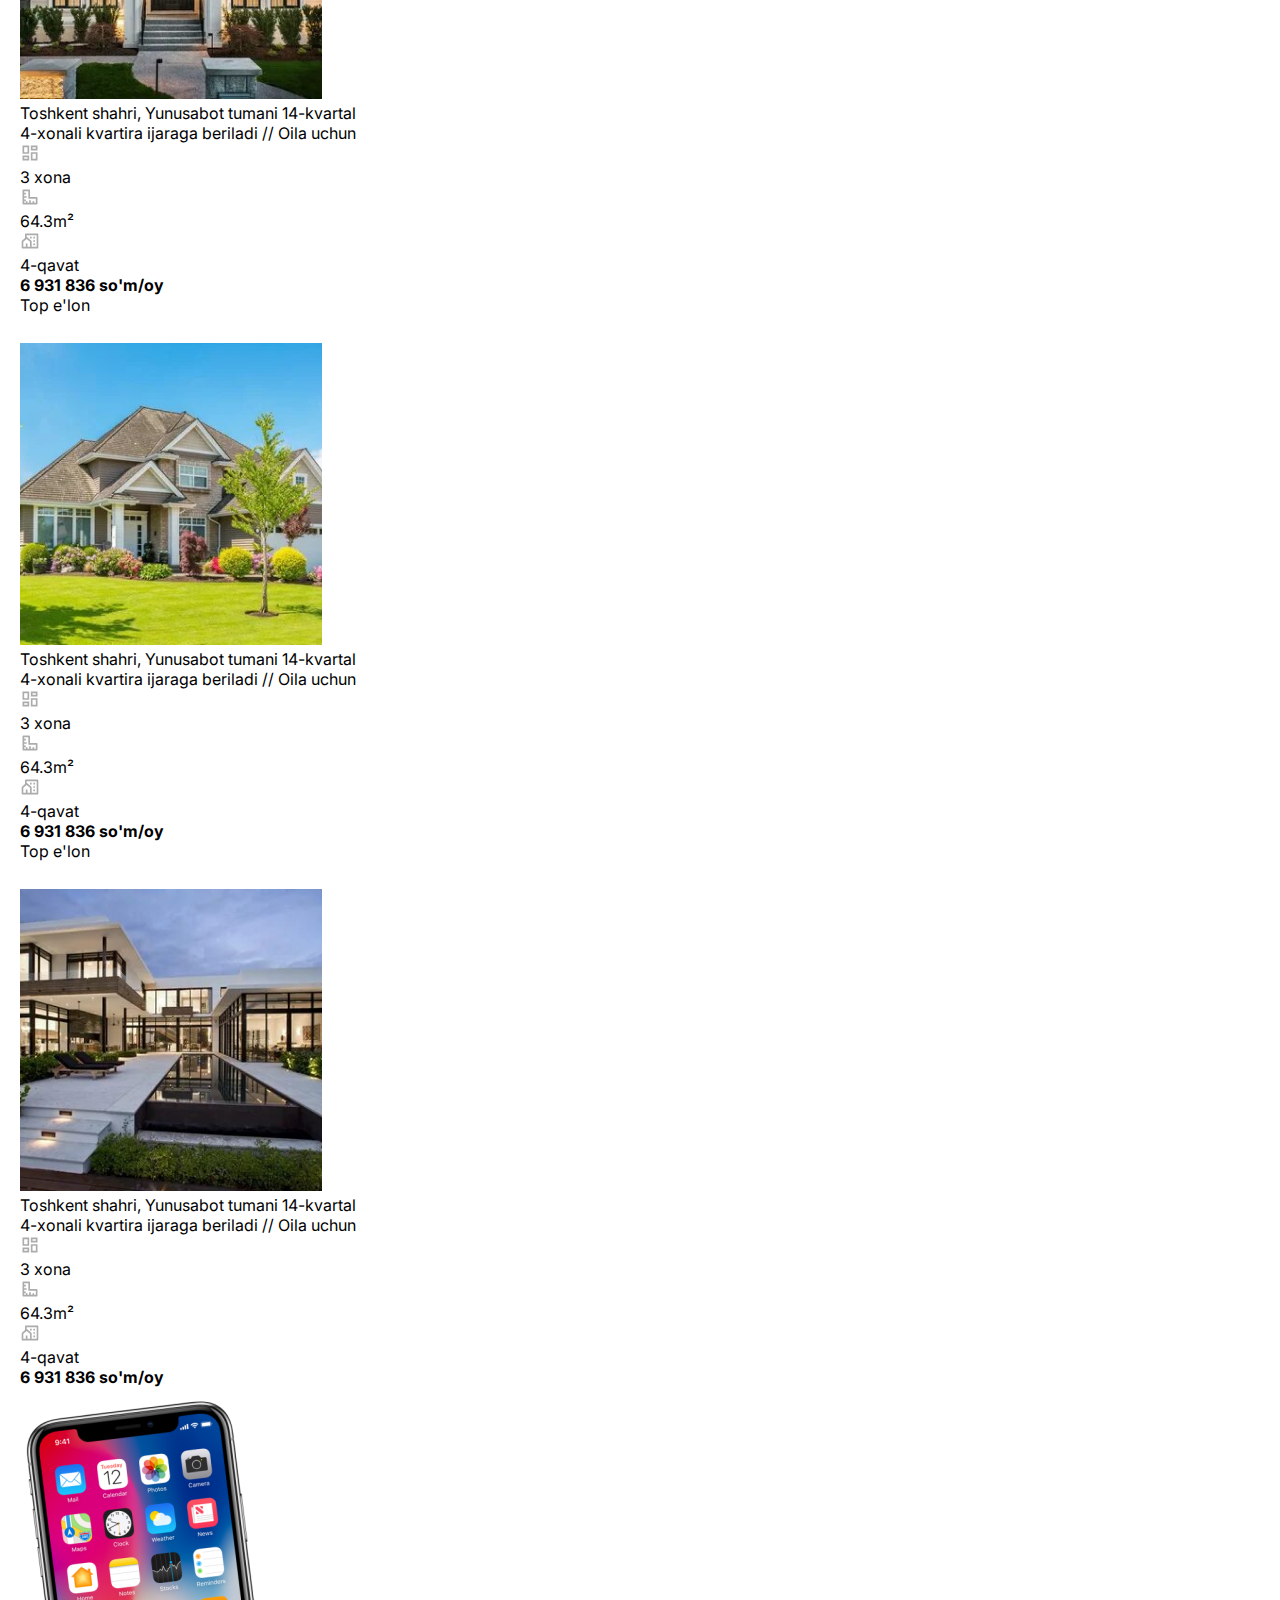
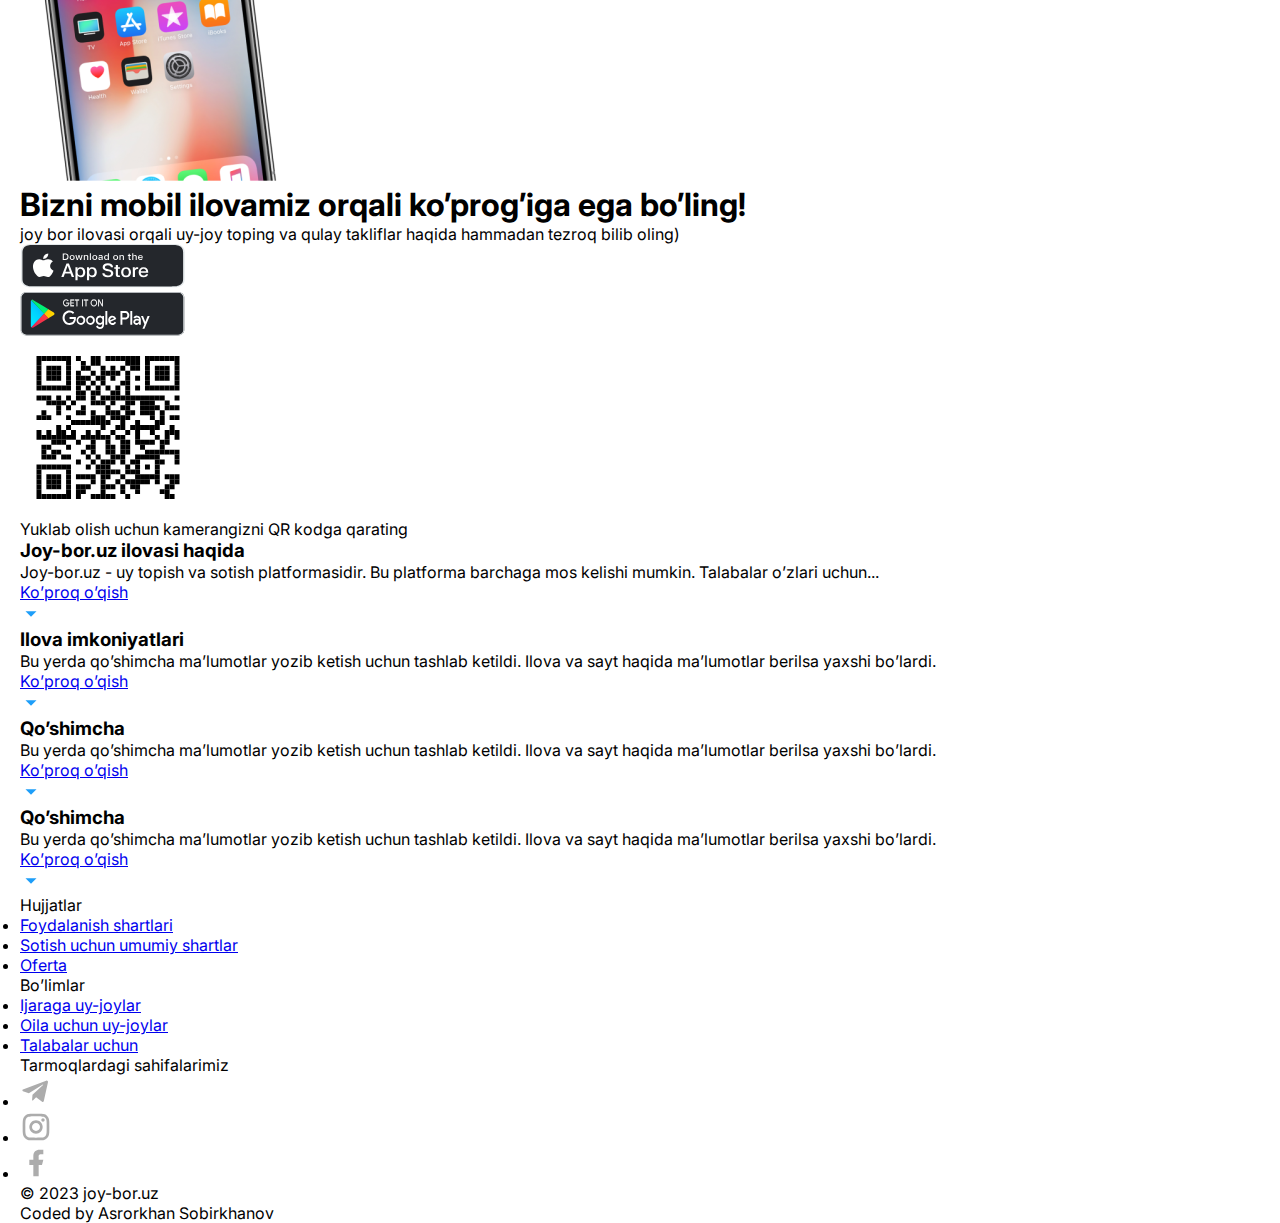
<file: main.html>
<!DOCTYPE html>
<html lang="en">

<head>
  <meta charset="UTF-8" />
  <meta name="viewport" content="width=device-width, initial-scale=1.0" />
  <title>Joy-bor</title>
  <link rel="stylesheet" href="../css/style.css" />
  <link rel="preconnect" href="https://fonts.googleapis.com" />
  <link rel="preconnect" href="https://fonts.gstatic.com" crossorigin />
  <link href="https://fonts.googleapis.com/css2?family=Inter:wght@100..900&display=swap" rel="stylesheet" />
  <link rel="shortcut icon" href="../assets/icons/iconssss.jpg" type="image/x-icon" />
</head>

<body>
  <header>
    <div class="container">
      <div class="first-header">
        <div class="language">
          <p><a href="#">O'zbek tili</a></p>
          <img src="../assets/icons/down Vector.svg" alt="down" />
        </div>

        <ul class="list">
          <li class="list-item"><a href="#">E’lonlarim</a></li>
          <li class="list-item"><a href="#">Saqlanganlar</a></li>
          <li class="list-item"><a href="#">Xabarlar</a></li>
          <li class="list-item"><a href="#">Profil</a></li>
        </ul>
      </div>

      <div class="second-header">
        <div class="second-header-wrapper-first">
          <div class="logo"><a href="#">Logo</a></div>

          <div class="search">
            <div class="country">
              <a href="#">Toshkent shahri</a>
              <img src="../assets/icons/down Vector.svg" alt="down" />
            </div>

            <div class="second-header-search"><a href="#">Izlash</a></div>
          </div>

          <div class="entrance"><a href="#">Kirish</a></div>
        </div>

        <div class="category">
          <ul class="category-list">
            <li class="category-list-item-main">
              <a href="#">Kategoriya:</a>
            </li>
            <li class="category-list-item-active">
              <a href="#">Barchasi</a>
            </li>
            <li class="category-list-item">
              <a href="#">Talabalar uchun</a>
            </li>
            <li class="category-list-item">
              <a href="#">O’g’il bolalar uchun</a>
            </li>
            <li class="category-list-item">
              <a href="#">Qiz bolalar uchun</a>
            </li>
            <li class="category-list-item">
              <a href="#">Oila uchun</a></li>
            <li class="category-list-item">
              <a href="#">Sotuvdagi xonadon</a>
            </li>
            <div class="separate">
              <li class="category-list-item">
                <a href="#">Barcha bo’limlar</a>
              </li>
              <img src="../assets/icons/black down Vector.svg" alt="down" />
            </div>
            <li class="category-list-item"><a href="#">Filtrlash</a></li>
          </ul>
        </div>
      </div>
    </div>
  </header>

  <main>
    <section class="section-first">
      <div class="container">
        <div class="section-first-wrapper">
          <div class="section-first-wrapper-left">
            <p class="first-paragraph">
              Uyingizni biz orqali soting va sotib oling
            </p>
            <p class="second-paragraph">
              Biz bilan ortiqcha ovoragarchilikdan vos keching!
            </p>

            <div class="loader">
              <img src="../assets/icons/white loader.svg" alt="white" class="loaders" />
              <img src="../assets/icons/loaders.svg" alt="loaders" class="loaders" />
              <img src="../assets/icons/loaders.svg" alt="loaders" class="loaders" />
              <img src="../assets/icons/loaders.svg" alt="loaders" class="loaders" />
              <img src="../assets/icons/loaders.svg" alt="loaders" class="loaders" />
            </div>
          </div>

          <div class="section-first-wrapper-right">
            <img src="../assets/images/first image.png" alt="first-img" />
          </div>
        </div>
      </div>
    </section>

    <section class="section-second">
      <div class="container">
        <div class="section-second-wrapper">
          <div class="section-second-small-wrapper">
            <div class="latest-news">Eng so’ngi e’lonlar</div>

            <div class="all">
              <div class="first-all"><a href="#">Barchasi</a></div>
              <div class="second-all">
                <img src="../assets/icons/right Vector.svg" alt="right" />
              </div>
            </div>
          </div>



          <div class="announcement">
            Top e'lon
          </div>
          <div class="like">
            <img src="../assets/icons/like.svg" alt="like">
          </div>


        </div>
        <div class="section-second-cards">




          <div class="section-second-card">
            <div class="card-image">
              <img src="../assets/images/first-card-img.png" alt="first-card-img" />
            </div>



            <div class="card-body">
              <p class="silver">
                Toshkent shahri, Yunusabot tumani 14-kvartal
              </p>
              <p class="black">
                4-xonali kvartira ijaraga beriladi // Oila uchun
              </p>

              <div class="card-body-dimensions">
                <div class="dimension">
                  <img src="../assets/icons/dashboard-line.svg" alt="dashboard-line" />
                  <p>3 xona</p>
                </div>

                <div class="dimension">
                  <img src="../assets/icons/ruler.svg" alt="ruler" />
                  <p>64.3m²</p>
                </div>
                <div class="dimension">
                  <img src="../assets/icons/community-line.svg" alt="community-line" />
                  <p>4-qavat</p>
                </div>
              </div>

              <div class="price">
                <h4>6 931 836 so'm/oy</h4>
              </div>
            </div>
          </div>




          <div class="section-second-card">

            <div class="announcement">
              Top e'lon
            </div>
            <div class="like">
              <img src="../assets/icons/like.svg" alt="like">
            </div>

            <div class="card-image">
              <img src="../assets/images/second-card-img.png" alt="first-card-img" />
            </div>





            <div class="card-body">
              <p class="silver">
                Toshkent shahri, Yunusabot tumani 14-kvartal
              </p>
              <p class="black">
                4-xonali kvartira ijaraga beriladi // Oila uchun
              </p>

              <div class="card-body-dimensions">
                <div class="dimension">
                  <img src="../assets/icons/dashboard-line.svg" alt="dashboard-line" />
                  <p>3 xona</p>
                </div>

                <div class="dimension">
                  <img src="../assets/icons/ruler.svg" alt="ruler" />
                  <p>64.3m²</p>
                </div>
                <div class="dimension">
                  <img src="../assets/icons/community-line.svg" alt="community-line" />
                  <p>4-qavat</p>
                </div>
              </div>

              <div class="price">
                <h4>6 931 836 so'm/oy</h4>
              </div>
            </div>
          </div>





          <div class="section-second-card">

            <div class="announcement">
              Top e'lon
            </div>
            <div class="like">
              <img src="../assets/icons/like.svg" alt="like">
            </div>
            <div class="card-image">
              <img src="../assets/images/third-card-img.png" alt="first-card-img" />
            </div>




            <div class="images">
              <img src="../assets/icons/white small loader.svg" alt="white">
              <img src="../assets/icons/small loader.svg" alt="white">
              <img src="../assets/icons/small loader.svg" alt="white">
            </div>




            <div class="card-body">
              <p class="silver">
                Toshkent shahri, Yunusabot tumani 14-kvartal
              </p>
              <p class="black">
                4-xonali kvartira ijaraga beriladi // Oila uchun
              </p>

              <div class="card-body-dimensions">
                <div class="dimension">
                  <img src="../assets/icons/dashboard-line.svg" alt="dashboard-line" />
                  <p>3 xona</p>
                </div>

                <div class="dimension">
                  <img src="../assets/icons/ruler.svg" alt="ruler" />
                  <p>64.3m²</p>
                </div>
                <div class="dimension">
                  <img src="../assets/icons/community-line.svg" alt="community-line" />
                  <p>4-qavat</p>
                </div>
              </div>

              <div class="price">
                <h4>6 931 836 so'm/oy</h4>
              </div>
            </div>
          </div>





          <div class="section-second-card">

            <div class="announcement">
              Top e'lon
            </div>
            <div class="like">
              <img src="../assets/icons/like.svg" alt="like">
            </div>
            <div class="card-image">
              <img src="../assets/images/fourth-card-img.png" alt="first-card-img" />
            </div>




            <div class="card-body">
              <p class="silver">
                Toshkent shahri, Yunusabot tumani 14-kvartal
              </p>
              <p class="black">
                4-xonali kvartira ijaraga beriladi // Oila uchun
              </p>

              <div class="card-body-dimensions">
                <div class="dimension">
                  <img src="../assets/icons/dashboard-line.svg" alt="dashboard-line" />
                  <p>3 xona</p>
                </div>

                <div class="dimension">
                  <img src="../assets/icons/ruler.svg" alt="ruler" />
                  <p>64.3m²</p>
                </div>
                <div class="dimension">
                  <img src="../assets/icons/community-line.svg" alt="community-line" />
                  <p>4-qavat</p>
                </div>
              </div>

              <div class="price">
                <h4>6 931 836 so'm/oy</h4>
              </div>
            </div>
          </div>
        </div>
      </div>
      </div>
    </section>

    <section class="section-third">
      <div class="container">
        <div class="section-second-cards">


          <div class="section-second-card">

            <div class="announcement">
              Top e'lon
            </div>
            <div class="like">
              <img src="../assets/icons/like.svg" alt="like">
            </div>
            <div class="card-image">
              <img src="../assets/images/fivth-card-img.png" alt="first-card-img" />
            </div>
            <div class="card-body">
              <p class="silver">
                Toshkent shahri, Yunusabot tumani 14-kvartal
              </p>
              <p class="black">
                4-xonali kvartira ijaraga beriladi // Oila uchun
              </p>

              <div class="card-body-dimensions">
                <div class="dimension">
                  <img src="../assets/icons/dashboard-line.svg" alt="dashboard-line" />
                  <p>3 xona</p>
                </div>

                <div class="dimension">
                  <img src="../assets/icons/ruler.svg" alt="ruler" />
                  <p>64.3m²</p>
                </div>
                <div class="dimension">
                  <img src="../assets/icons/community-line.svg" alt="community-line" />
                  <p>4-qavat</p>
                </div>
              </div>

              <div class="price">
                <h4>6 931 836 so'm/oy</h4>
              </div>
            </div>
          </div>





          <div class="section-second-card">
            <div class="announcement">
              Top e'lon
            </div>
            <div class="like">
              <img src="../assets/icons/like.svg" alt="like">
            </div>
            <div class="card-image">
              <img src="../assets/images/sixth-card-img.png" alt="first-card-img" />
            </div>
            <div class="card-body">
              <p class="silver">
                Toshkent shahri, Yunusabot tumani 14-kvartal
              </p>
              <p class="black">
                4-xonali kvartira ijaraga beriladi // Oila uchun
              </p>

              <div class="card-body-dimensions">
                <div class="dimension">
                  <img src="../assets/icons/dashboard-line.svg" alt="dashboard-line" />
                  <p>3 xona</p>
                </div>

                <div class="dimension">
                  <img src="../assets/icons/ruler.svg" alt="ruler" />
                  <p>64.3m²</p>
                </div>
                <div class="dimension">
                  <img src="../assets/icons/community-line.svg" alt="community-line" />
                  <p>4-qavat</p>
                </div>
              </div>

              <div class="price">
                <h4>6 931 836 so'm/oy</h4>
              </div>
            </div>
          </div>





          <div class="section-second-card">
            <div class="announcement">
              Top e'lon
            </div>
            <div class="like">
              <img src="../assets/icons/like.svg" alt="like">
            </div>
            <div class="card-image">
              <img src="../assets/images/seventh-card-img.png" alt="first-card-img" />
            </div>
            <div class="card-body">
              <p class="silver">
                Toshkent shahri, Yunusabot tumani 14-kvartal
              </p>
              <p class="black">
                4-xonali kvartira ijaraga beriladi // Oila uchun
              </p>

              <div class="card-body-dimensions">
                <div class="dimension">
                  <img src="../assets/icons/dashboard-line.svg" alt="dashboard-line" />
                  <p>3 xona</p>
                </div>

                <div class="dimension">
                  <img src="../assets/icons/ruler.svg" alt="ruler" />
                  <p>64.3m²</p>
                </div>
                <div class="dimension">
                  <img src="../assets/icons/community-line.svg" alt="community-line" />
                  <p>4-qavat</p>
                </div>
              </div>

              <div class="price">
                <h4>6 931 836 so'm/oy</h4>
              </div>
            </div>
          </div>





          <div class="section-second-card">
            <div class="announcement">
              Top e'lon
            </div>
            <div class="like">
              <img src="../assets/icons/like.svg" alt="like">
            </div>
            <div class="card-image">
              <img src="../assets/images/eighths-card-img.png" alt="first-card-img" />
            </div>
            <div class="card-body">
              <p class="silver">
                Toshkent shahri, Yunusabot tumani 14-kvartal
              </p>
              <p class="black">
                4-xonali kvartira ijaraga beriladi // Oila uchun
              </p>

              <div class="card-body-dimensions">
                <div class="dimension">
                  <img src="../assets/icons/dashboard-line.svg" alt="dashboard-line" />
                  <p>3 xona</p>
                </div>

                <div class="dimension">
                  <img src="../assets/icons/ruler.svg" alt="ruler" />
                  <p>64.3m²</p>
                </div>
                <div class="dimension">
                  <img src="../assets/icons/community-line.svg" alt="community-line" />
                  <p>4-qavat</p>
                </div>
              </div>

              <div class="price">
                <h4>6 931 836 so'm/oy</h4>
              </div>
            </div>
          </div>
        </div>
      </div>
    </section>

    <section class="section-fourth">
      <div class="container">
        <div class="section-second-cards">
          <div class="section-second-card">
            <div class="announcement">
              Top e'lon
            </div>
            <div class="like">
              <img src="../assets/icons/like.svg" alt="like">
            </div>
            <div class="card-image">
              <img src="../assets/images/ninths-card-img.png" alt="first-card-img" />
            </div>
            <div class="card-body">
              <p class="silver">
                Toshkent shahri, Yunusabot tumani 14-kvartal
              </p>
              <p class="black">
                4-xonali kvartira ijaraga beriladi // Oila uchun
              </p>

              <div class="card-body-dimensions">
                <div class="dimension">
                  <img src="../assets/icons/dashboard-line.svg" alt="dashboard-line" />
                  <p>3 xona</p>
                </div>

                <div class="dimension">
                  <img src="../assets/icons/ruler.svg" alt="ruler" />
                  <p>64.3m²</p>
                </div>
                <div class="dimension">
                  <img src="../assets/icons/community-line.svg" alt="community-line" />
                  <p>4-qavat</p>
                </div>
              </div>

              <div class="price">
                <h4>6 931 836 so'm/oy</h4>
              </div>
            </div>
          </div>





          <div class="section-second-card">
            <div class="announcement">
              Top e'lon
            </div>
            <div class="like">
              <img src="../assets/icons/like.svg" alt="like">
            </div>
            <div class="card-image">
              <img src="../assets/images/tenth-card-img.png" alt="first-card-img" />
            </div>
            <div class="card-body">
              <p class="silver">
                Toshkent shahri, Yunusabot tumani 14-kvartal
              </p>
              <p class="black">
                4-xonali kvartira ijaraga beriladi // Oila uchun
              </p>

              <div class="card-body-dimensions">
                <div class="dimension">
                  <img src="../assets/icons/dashboard-line.svg" alt="dashboard-line" />
                  <p>3 xona</p>
                </div>

                <div class="dimension">
                  <img src="../assets/icons/ruler.svg" alt="ruler" />
                  <p>64.3m²</p>
                </div>
                <div class="dimension">
                  <img src="../assets/icons/community-line.svg" alt="community-line" />
                  <p>4-qavat</p>
                </div>
              </div>

              <div class="price">
                <h4>6 931 836 so'm/oy</h4>
              </div>
            </div>
          </div>





          <div class="section-second-card">
            <div class="announcement">
              Top e'lon
            </div>
            <div class="like">
              <img src="../assets/icons/like.svg" alt="like">
            </div>
            <div class="card-image">
              <img src="../assets/images/elevens-card-img.png" alt="first-card-img" />
            </div>
            <div class="card-body">
              <p class="silver">
                Toshkent shahri, Yunusabot tumani 14-kvartal
              </p>
              <p class="black">
                4-xonali kvartira ijaraga beriladi // Oila uchun
              </p>

              <div class="card-body-dimensions">
                <div class="dimension">
                  <img src="../assets/icons/dashboard-line.svg" alt="dashboard-line" />
                  <p>3 xona</p>
                </div>

                <div class="dimension">
                  <img src="../assets/icons/ruler.svg" alt="ruler" />
                  <p>64.3m²</p>
                </div>
                <div class="dimension">
                  <img src="../assets/icons/community-line.svg" alt="community-line" />
                  <p>4-qavat</p>
                </div>
              </div>

              <div class="price">
                <h4>6 931 836 so'm/oy</h4>
              </div>
            </div>
          </div>





          <div class="section-second-card">
            <div class="announcement">
              Top e'lon
            </div>
            <div class="like">
              <img src="../assets/icons/like.svg" alt="like">
            </div>
            <div class="card-image">
              <img src="../assets/images/twelves-card-img.png" alt="first-card-img" />
            </div>
            <div class="card-body">
              <p class="silver">
                Toshkent shahri, Yunusabot tumani 14-kvartal
              </p>
              <p class="black">
                4-xonali kvartira ijaraga beriladi // Oila uchun
              </p>

              <div class="card-body-dimensions">
                <div class="dimension">
                  <img src="../assets/icons/dashboard-line.svg" alt="dashboard-line" />
                  <p>3 xona</p>
                </div>

                <div class="dimension">
                  <img src="../assets/icons/ruler.svg" alt="ruler" />
                  <p>64.3m²</p>
                </div>
                <div class="dimension">
                  <img src="../assets/icons/community-line.svg" alt="community-line" />
                  <p>4-qavat</p>
                </div>
              </div>

              <div class="price">
                <h4>6 931 836 so'm/oy</h4>
              </div>
            </div>
          </div>
        </div>
      </div>
    </section>

    <section class="section-fifth">
      <div class="container">
        <div class="section-second-cards">
          <div class="section-second-card">
            <div class="announcement">
              Top e'lon
            </div>
            <div class="like">
              <img src="../assets/icons/like.svg" alt="like">
            </div>
            <div class="card-image">
              <img src="../assets/images/thirtins-card-img.png" alt="first-card-img" />
            </div>
            <div class="card-body">
              <p class="silver">
                Toshkent shahri, Yunusabot tumani 14-kvartal
              </p>
              <p class="black">
                4-xonali kvartira ijaraga beriladi // Oila uchun
              </p>

              <div class="card-body-dimensions">
                <div class="dimension">
                  <img src="../assets/icons/dashboard-line.svg" alt="dashboard-line" />
                  <p>3 xona</p>
                </div>

                <div class="dimension">
                  <img src="../assets/icons/ruler.svg" alt="ruler" />
                  <p>64.3m²</p>
                </div>
                <div class="dimension">
                  <img src="../assets/icons/community-line.svg" alt="community-line" />
                  <p>4-qavat</p>
                </div>
              </div>

              <div class="price">
                <h4>6 931 836 so'm/oy</h4>
              </div>
            </div>
          </div>





          <div class="section-second-card">
            <div class="announcement">
              Top e'lon
            </div>
            <div class="like">
              <img src="../assets/icons/like.svg" alt="like">
            </div>
            <div class="card-image">
              <img src="../assets/images/fourthins-card-img.png" alt="first-card-img" />
            </div>
            <div class="card-body">
              <p class="silver">
                Toshkent shahri, Yunusabot tumani 14-kvartal
              </p>
              <p class="black">
                4-xonali kvartira ijaraga beriladi // Oila uchun
              </p>

              <div class="card-body-dimensions">
                <div class="dimension">
                  <img src="../assets/icons/dashboard-line.svg" alt="dashboard-line" />
                  <p>3 xona</p>
                </div>

                <div class="dimension">
                  <img src="../assets/icons/ruler.svg" alt="ruler" />
                  <p>64.3m²</p>
                </div>
                <div class="dimension">
                  <img src="../assets/icons/community-line.svg" alt="community-line" />
                  <p>4-qavat</p>
                </div>
              </div>

              <div class="price">
                <h4>6 931 836 so'm/oy</h4>
              </div>
            </div>
          </div>





          <div class="section-second-card">
            <div class="announcement">
              Top e'lon
            </div>
            <div class="like">
              <img src="../assets/icons/like.svg" alt="like">
            </div>
            <div class="card-image">
              <img src="../assets/images/fifteens-card-img.png" alt="first-card-img" />
            </div>
            <div class="card-body">
              <p class="silver">
                Toshkent shahri, Yunusabot tumani 14-kvartal
              </p>
              <p class="black">
                4-xonali kvartira ijaraga beriladi // Oila uchun
              </p>

              <div class="card-body-dimensions">
                <div class="dimension">
                  <img src="../assets/icons/dashboard-line.svg" alt="dashboard-line" />
                  <p>3 xona</p>
                </div>

                <div class="dimension">
                  <img src="../assets/icons/ruler.svg" alt="ruler" />
                  <p>64.3m²</p>
                </div>
                <div class="dimension">
                  <img src="../assets/icons/community-line.svg" alt="community-line" />
                  <p>4-qavat</p>
                </div>
              </div>

              <div class="price">
                <h4>6 931 836 so'm/oy</h4>
              </div>
            </div>
          </div>





          <div class="section-second-card">
            <div class="announcement">
              Top e'lon
            </div>
            <div class="like">
              <img src="../assets/icons/like.svg" alt="like">
            </div>
            <div class="card-image">
              <img src="../assets/images/sixteens-card-img.png" alt="first-card-img" />
            </div>
            <div class="card-body">
              <p class="silver">
                Toshkent shahri, Yunusabot tumani 14-kvartal
              </p>
              <p class="black">
                4-xonali kvartira ijaraga beriladi // Oila uchun
              </p>

              <div class="card-body-dimensions">
                <div class="dimension">
                  <img src="../assets/icons/dashboard-line.svg" alt="dashboard-line" />
                  <p>3 xona</p>
                </div>

                <div class="dimension">
                  <img src="../assets/icons/ruler.svg" alt="ruler" />
                  <p>64.3m²</p>
                </div>
                <div class="dimension">
                  <img src="../assets/icons/community-line.svg" alt="community-line" />
                  <p>4-qavat</p>
                </div>
              </div>

              <div class="price">
                <h4>6 931 836 so'm/oy</h4>
              </div>
            </div>
          </div>
        </div>
      </div>
    </section>


    <section class="section-sixth">
      <div class="container">

        <div class="section-sixth-wrapper">



          <div class="section-sixth-wrapper-one">
            <img src="../assets/images/phone image.png" alt="phone">
          </div>

          <div class="section-sixth-wrapper-two">
            <h1>Bizni mobil ilovamiz orqali ko’prog’iga ega bo’ling!</h1>
            <p>joy bor ilovasi orqali uy-joy toping va qulay takliflar haqida hammadan tezroq bilib oling)</p>
            <div class="section-sixth-wrapper-two-images">
              <div class="app-store">
                <img src="../assets/icons/app-store-icon 1.svg" alt="app-store-icon">
              </div>
              <div class="play-market">
                <img src="../assets/icons/play-market-icon 1.svg" alt="play-market-icon">
              </div>
            </div>
          </div>


          <div class="section-sixth-wrapper-three">
            <img src="../assets/icons/QR Code.svg" alt="QR">
            <p>Yuklab olish uchun kamerangizni QR kodga qarating</p>
          </div>


        </div>
      </div>
    </section>

    <section class="section-seventh">
      <div class="container">
        <div class="section-seventh-cards">



          <div class="section-seventh-card">
            <div class="card-title">
              <h3> Joy-bor.uz ilovasi haqida</h3>
            </div>

            <div class="card-text">
              Joy-bor.uz - uy topish va sotish platformasidir. Bu platforma barchaga mos kelishi mumkin. Talabalar
              o’zlari uchun...
            </div>

            <div class="more">
              <div class="more-text">
                <a href="#"> Ko’proq o’qish</a>
              </div>
              <div class="more-image">
                <img src="../assets/icons/blue down.svg" alt="Vector">
              </div>
            </div>
          </div>



          <div class="section-seventh-card">
            <div class="card-title">
              <h3>Ilova imkoniyatlari</h3>
            </div>

            <div class="card-text">
              Bu yerda qo’shimcha ma’lumotlar yozib ketish uchun tashlab ketildi. Ilova va sayt haqida ma’lumotlar
              berilsa yaxshi bo’lardi.
            </div>

            <div class="more">
              <div class="more-text">
                <a href="#"> Ko’proq o’qish</a>
              </div>
              <div class="more-image">
                <img src="../assets/icons/blue down.svg" alt="Vector">
              </div>
            </div>
          </div>



          <div class="section-seventh-card">
            <div class="card-title">
              <h3>Qo’shimcha</h3>
            </div>

            <div class="card-text">
              Bu yerda qo’shimcha ma’lumotlar yozib ketish uchun tashlab ketildi. Ilova va sayt haqida ma’lumotlar
              berilsa yaxshi bo’lardi.
            </div>

            <div class="more">
              <div class="more-text">
                <a href="#"> Ko’proq o’qish</a>
              </div>
              <div class="more-image">
                <img src="../assets/icons/blue down.svg" alt="Vector">
              </div>
            </div>
          </div>



          <div class="section-seventh-card">
            <div class="card-title">
              <h3>Qo’shimcha</h3>
            </div>

            <div class="card-text">
              Bu yerda qo’shimcha ma’lumotlar yozib ketish uchun tashlab ketildi. Ilova va sayt haqida ma’lumotlar
              berilsa yaxshi bo’lardi.
            </div>

            <div class="more">
              <div class="more-text">
                <a href="#"> Ko’proq o’qish</a>
              </div>
              <div class="more-image">
                <img src="../assets/icons/blue down.svg" alt="Vector">
              </div>
            </div>
          </div>


        </div>
      </div>
    </section>


    <footer class="footer">
      <div class="container">
        <div class="footer-cards">


          <div class="footer-card">
            <div class="footer-card-title">
              <p>Hujjatlar</p>
            </div>

            <ul class="footer-list">
              <li class="footer-list-item"><a href="#">Foydalanish shartlari</a></li>
              <li class="footer-list-item"><a href="#">Sotish uchun umumiy shartlar</a></li>
              <li class="footer-list-item"><a href="#">Oferta</a></li>
            </ul>
          </div>


          <div class="footer-card">
            <div class="footer-card-title">
              <p>Bo’limlar</p>
            </div>
            <ul class="footer-list">
              <li class="footer-list-item"><a href="#">Ijaraga uy-joylar</a></li>
              <li class="footer-list-item"><a href="#">Oila uchun uy-joylar</a></li>
              <li class="footer-list-item"><a href="#">Talabalar uchun</a></li>
            </ul>
          </div>


          <div class="footer-card">
            <div class="footer-card-title">
              <p>Tarmoqlardagi sahifalarimiz</p>
            </div>
            <ul class="footer-list-active">
              <li class="footer-list-item"><a target="_blank" href="https://www.telegram.org"><img
                    src="../assets/icons/telegram.svg" alt="telegram"></a></li>
              <li class="footer-list-item"><a target="_blank" href="https://www.instagram.com"><img
                    src="../assets/icons/instagram-line.svg" alt="instagram"></a></li>
              <li class="footer-list-item"><a target="_blank" href="https://www.facebook.com"><img
                    src="../assets/icons/facebook-fill.svg" alt="facebook"></a></li>
            </ul>
          </div>




        </div>

        <div class="separate-footer-wrapper">

          <div class="time">
            © 2023 joy-bor.uz
          </div>

          <div class="author">
            Coded by Asrorkhan Sobirkhanov
          </div>

        </div>
      </div>
    </footer>
  </main>
</body>

</html>
</file>
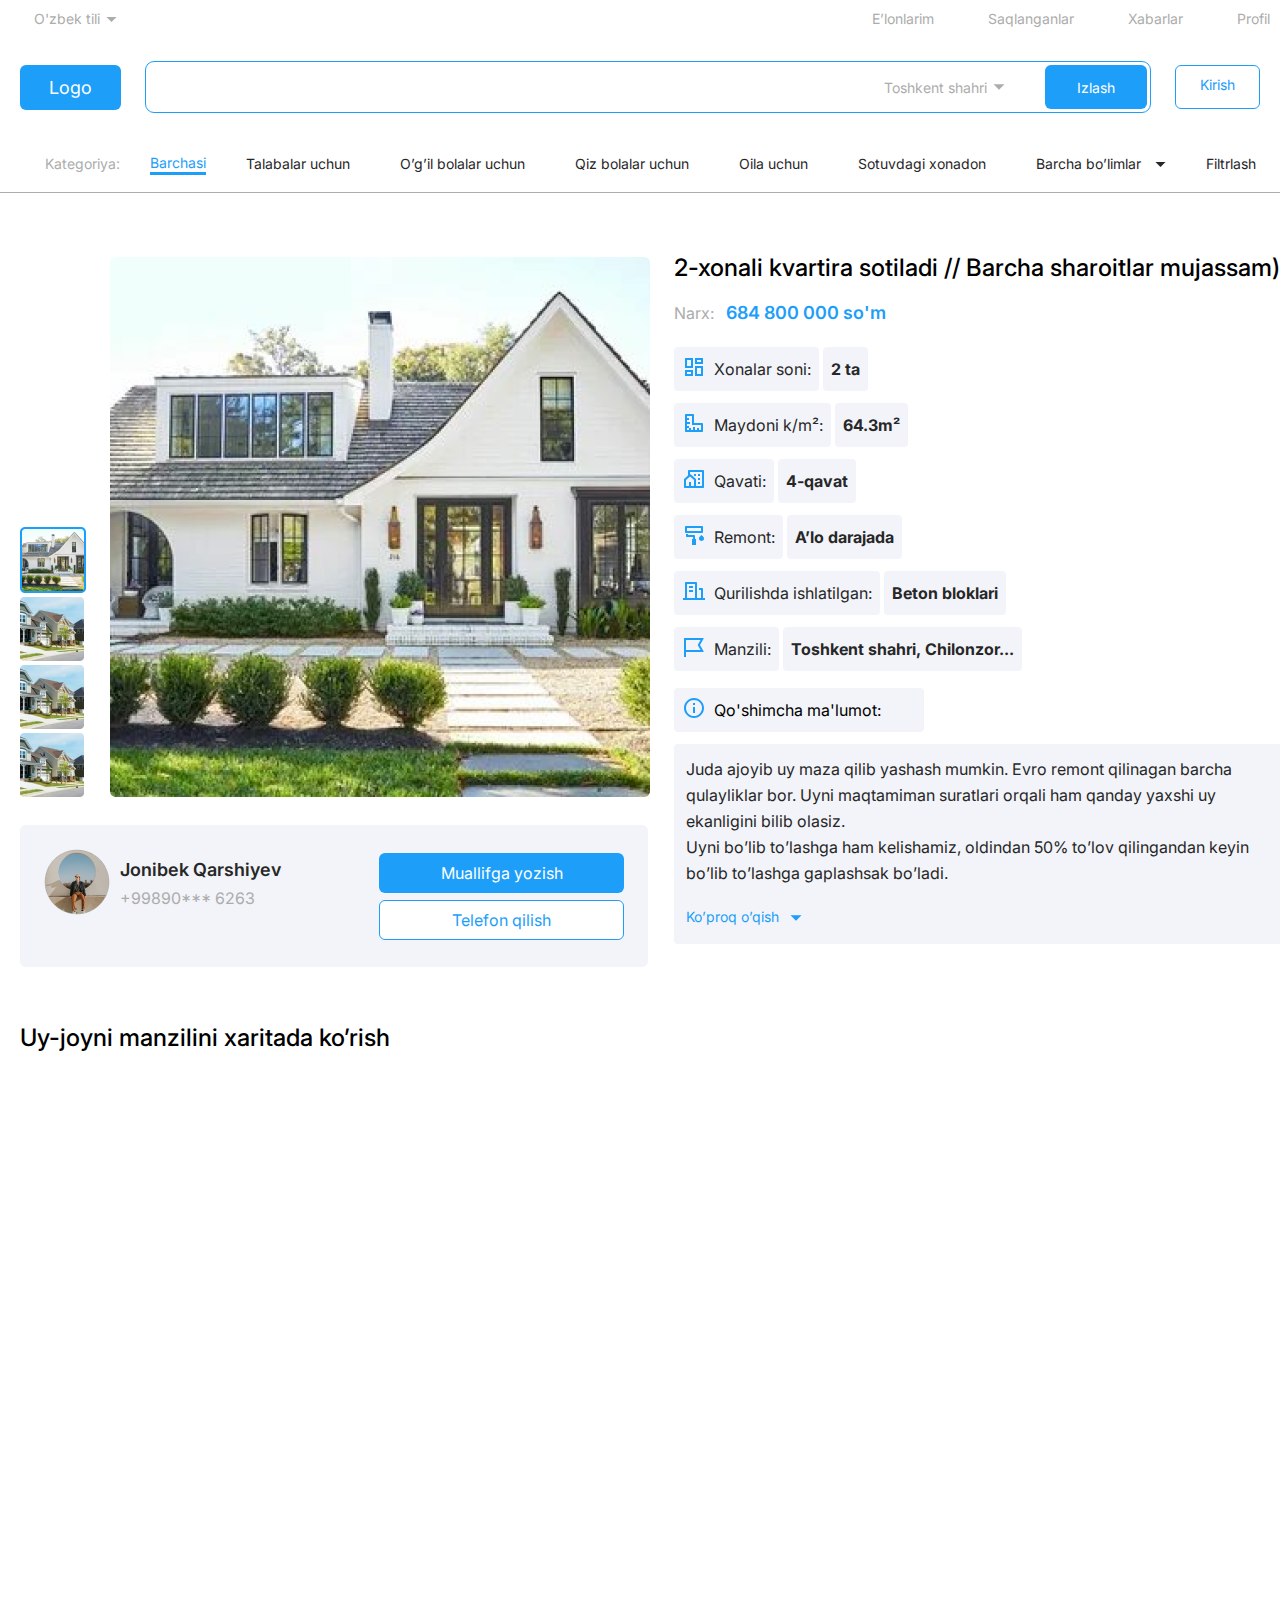
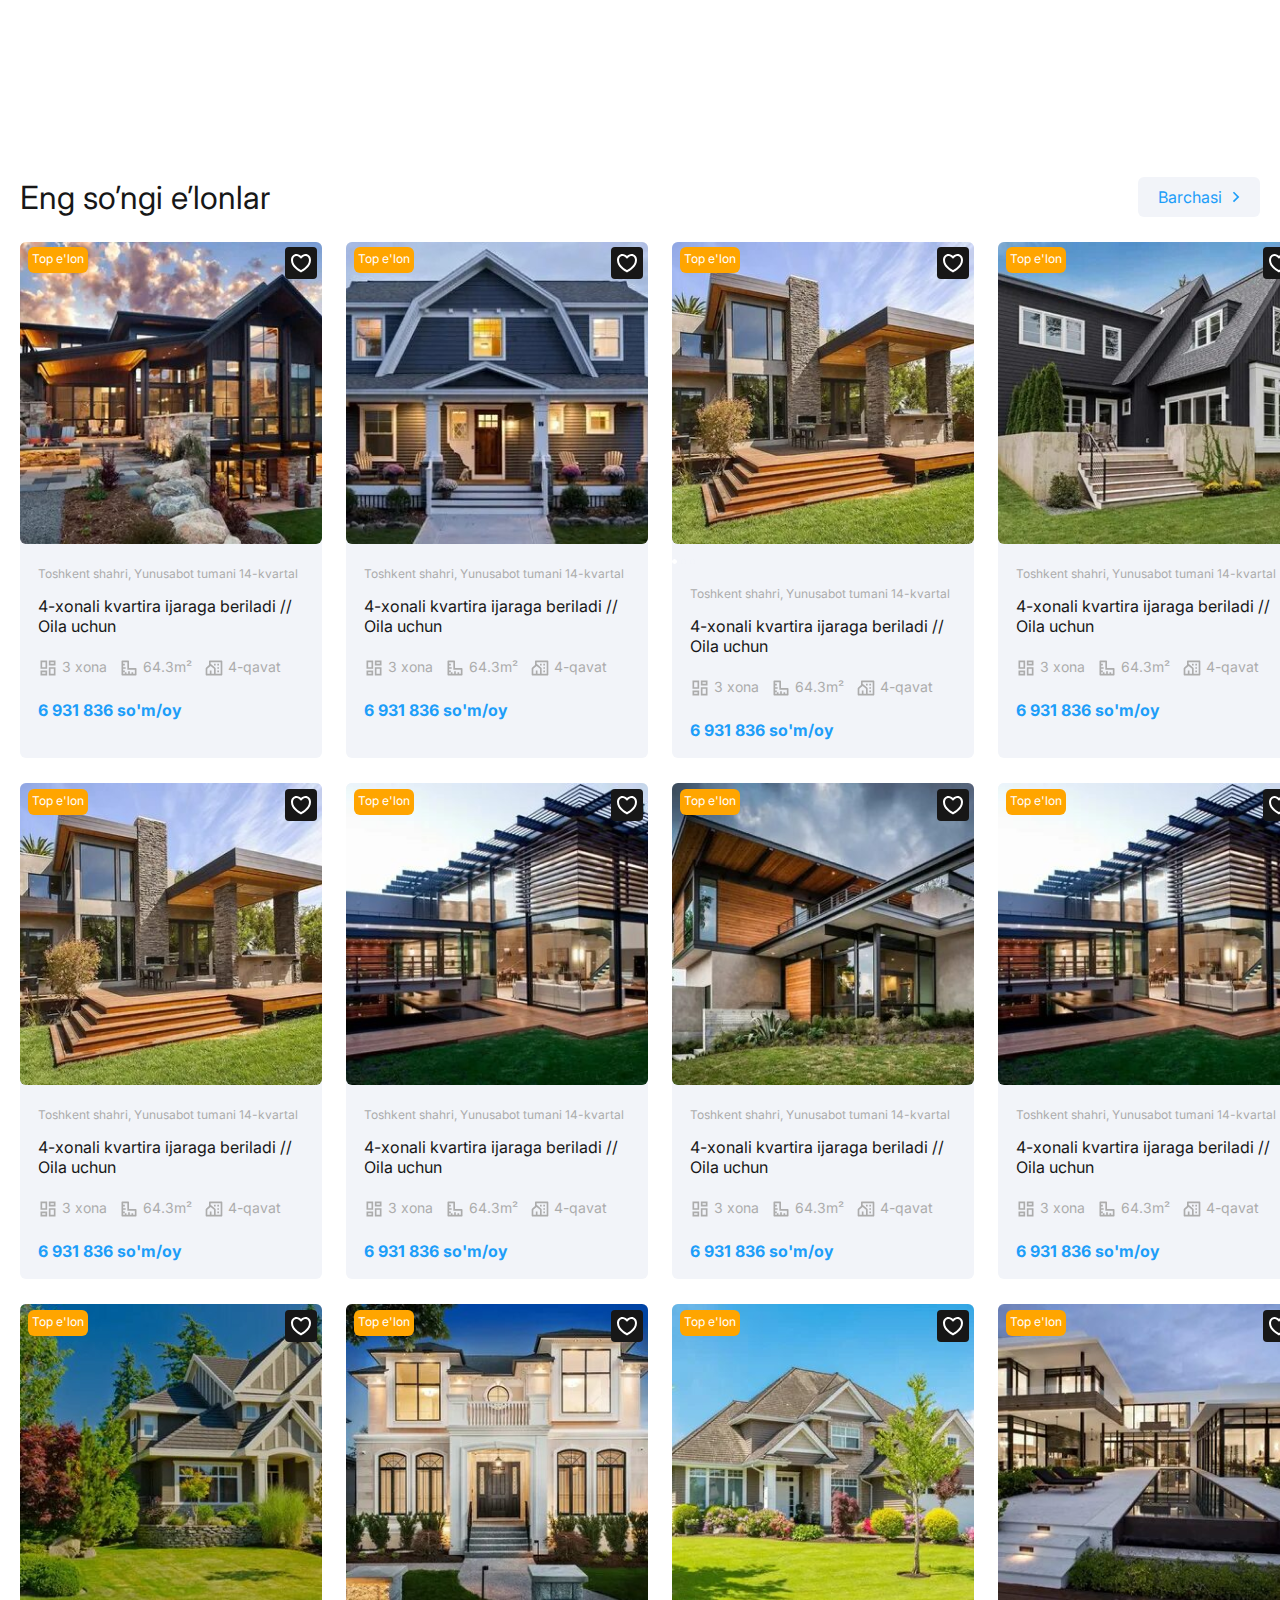
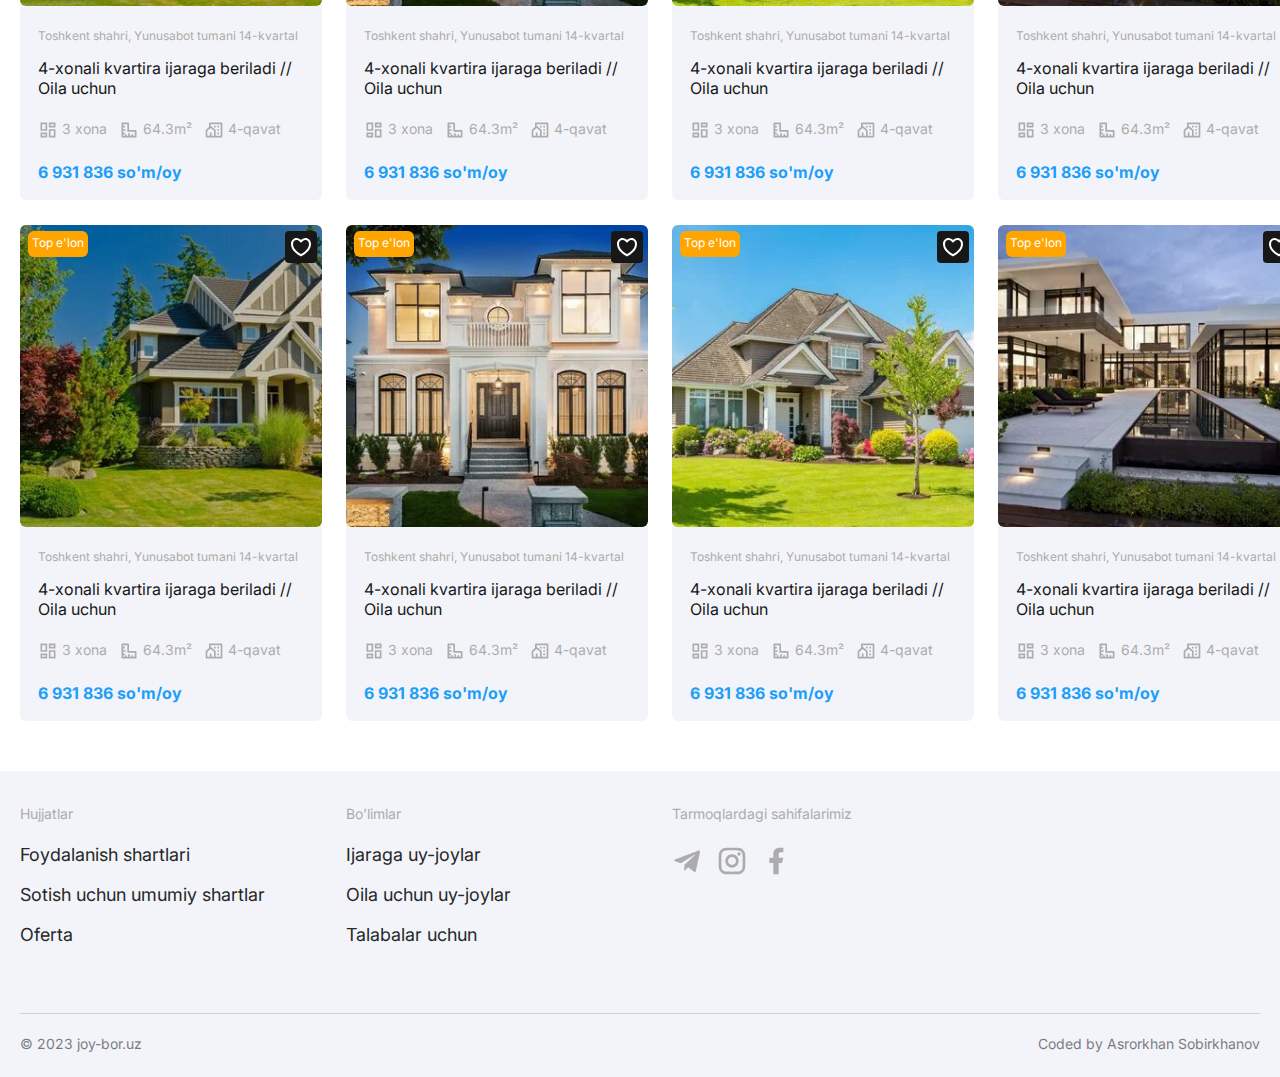
<file: styles/about.html>
<!DOCTYPE html>
<html lang="en">

<head>
    <meta charset="UTF-8" />
    <meta name="viewport" content="width=device-width, initial-scale=1.0" />
    <title>Joy-bor</title>
    <link rel="stylesheet" href="./about.css" />
    <link rel="preconnect" href="https://fonts.googleapis.com" />
    <link rel="preconnect" href="https://fonts.gstatic.com" crossorigin />
    <link href="https://fonts.googleapis.com/css2?family=Inter:wght@100..900&display=swap" rel="stylesheet" />
    <link rel="shortcut icon" href="../assets/icons/iconssss.jpg" type="image/x-icon" />
</head>

<body>
    <header>
        <div class="container">
            <div class="first-header">
                <div class="language">
                    <p><a href="#">O'zbek tili</a></p>
                    <img src="../assets/icons/down Vector.svg" alt="down" />
                </div>

                <ul class="list">
                    <li class="list-item"><a href="#">E’lonlarim</a></li>
                    <li class="list-item"><a href="#">Saqlanganlar</a></li>
                    <li class="list-item"><a href="#">Xabarlar</a></li>
                    <li class="list-item"><a href="#">Profil</a></li>
                </ul>
            </div>

            <div class="second-header">
                <div class="second-header-wrapper-first">
                    <div class="logo"><a href="#">Logo</a></div>

                    <div class="search">
                        <div class="country">
                            <a href="#">Toshkent shahri</a>
                            <img src="../assets/icons/down Vector.svg" alt="down" />
                        </div>

                        <div class="second-header-search"><a href="#">Izlash</a></div>
                    </div>

                    <div class="entrance"><a href="#">Kirish</a></div>
                </div>

                <div class="category">
                    <ul class="category-list">
                        <li class="category-list-item-main">
                            <a href="#">Kategoriya:</a>
                        </li>
                        <li class="category-list-item-active">
                            <a href="#">Barchasi</a>
                        </li>
                        <li class="category-list-item">
                            <a href="#">Talabalar uchun</a>
                        </li>
                        <li class="category-list-item">
                            <a href="#">O’g’il bolalar uchun</a>
                        </li>
                        <li class="category-list-item">
                            <a href="#">Qiz bolalar uchun</a>
                        </li>
                        <li class="category-list-item"><a href="#">Oila uchun</a></li>
                        <li class="category-list-item">
                            <a href="#">Sotuvdagi xonadon</a>
                        </li>
                        <div class="separate">
                            <li class="category-list-item">
                                <a href="#">Barcha bo’limlar</a>
                            </li>
                            <img src="../assets/icons/black down Vector.svg" alt="down" />
                        </div>
                        <li class="category-list-item"><a href="#">Filtrlash</a></li>
                    </ul>
                </div>
            </div>
        </div>
    </header>

    <main>

        <section class="about-home">
            <div class="container">
                <div class="about-home-wrapper">

                    <div class="about-home-wrapper-left">



                        <div class="about-home-wrapper-left-images">

                            <div class="small-images">
                                <div class="small-image"><img src="../assets/images/small house 1.png" alt="small">
                                </div>
                                <div class="small-image"><img src="../assets/images/small house 2.png" alt="small">
                                </div>
                                <div class="small-image"><img src="../assets/images/small house 3.png" alt="small">
                                </div>
                                <div class="small-image"><img src="../assets/images/small house 4.png" alt="small">
                                </div>
                            </div>

                            <div class="big-image">
                                <img src="../assets/images/big house.png" alt="house">
                            </div>
                        </div>







                        <div class="about-home-wrapper-left-author">

                            <div class="N-N-I">
                                <div class="N-N-I-image">
                                    <img src="../assets/images/Jonibek.png" alt="author">
                                </div>

                                <div class="separate-information-author">

                                    <div class="author-name">
                                        Jonibek Qarshiyev
                                    </div>

                                    <div class="author-number">
                                        +99890*** 6263
                                    </div>
                                </div>
                            </div>

                            <div class="approach">
                                <div class="type-approach">
                                    <a href="#"> Muallifga yozish</a>
                                </div>
                                <div class="call-approach">
                                    <a href="#"> Telefon qilish</a>
                                </div>
                            </div>

                        </div>









                    </div>

                    <div class="about-home-wrapper-right">



                        <div class="announcement-text">
                            2-xonali kvartira sotiladi // Barcha sharoitlar mujassam)
                        </div>
                        <div class="announcement-price">
                            <div class="name-price">
                                Narx:
                            </div>

                            <div class="number-price">
                                684 800 000 so'm
                            </div>
                        </div>



                        <div class="full-house">


                            <div class="room">
                                <div class="room-separate">
                                    <div class="room-image">
                                        <img src="../assets/icons/number of rooms.svg" alt="room">
                                    </div>
                                    <div class="room-text">
                                        Xonalar soni:
                                    </div>
                                </div>

                                <div class="room-number">
                                    <h4> 2 ta</h4>
                                </div>
                            </div>


                            <div class="land">
                                <div class="land-separate">
                                    <div class="land-image">
                                        <img src="../assets/icons/land.svg" alt="land">
                                    </div>
                                    <div class="land-text">
                                        Maydoni k/m²:
                                    </div>
                                </div>

                                <div class="land-number">
                                    <h4> 64.3m²</h4>
                                </div>
                            </div>



                            <div class="storey">
                                <div class="storey-separate">
                                    <div class="storey-image">
                                        <img src="../assets/icons/number of storey.svg" alt="storey">
                                    </div>
                                    <div class="storey-text">
                                        Qavati:
                                    </div>
                                </div>

                                <div class="storey-number">
                                    <h4> 4-qavat</h4>
                                </div>
                            </div>



                            <div class="condition">
                                <div class="condition-separate">
                                    <div class="condition-image">
                                        <img src="../assets/icons/reconstruction.svg" alt="reconstruction">
                                    </div>
                                    <div class="condition-text">
                                        Remont:
                                    </div>
                                </div>

                                <div class="condition-number">
                                    <h4> A’lo darajada</h4>
                                </div>
                            </div>



                            <div class="material">
                                <div class="material-separate">
                                    <div class="material-image">
                                        <img src="../assets/icons/material type.svg" alt="material">
                                    </div>
                                    <div class="material-text">
                                        Qurilishda ishlatilgan:
                                    </div>
                                </div>

                                <div class="material-number">
                                    <h4> Beton bloklari</h4>
                                </div>
                            </div>



                            <div class="address">
                                <div class="address-separate">
                                    <div class="address-image">
                                        <img src="../assets/icons/address.svg" alt="address">
                                    </div>
                                    <div class="address-text">
                                        Manzili:
                                    </div>
                                </div>

                                <div class="address-number">
                                    <h4>Toshkent shahri, Chilonzor...</h4>
                                </div>
                            </div>



                        </div>


                        <div class="for-more-information">
                            <div class="for-more-information-photo">
                                <img src="../assets/icons/for more info.svg" alt="for-more-information">
                            </div>
                            <div class="for-more-information-text">
                                Qo'shimcha ma'lumot:
                            </div>
                        </div>

                        <div class="information">
                            <div class="information-text">
                                Juda ajoyib uy maza qilib yashash mumkin. Evro remont qilinagan barcha qulayliklar bor.
                                Uyni
                                maqtamiman suratlari orqali ham qanday yaxshi uy ekanligini bilib olasiz. <br>

                                Uyni bo’lib to’lashga ham kelishamiz, oldindan 50% to’lov qilingandan keyin bo’lib
                                to’lashga
                                gaplashsak bo’ladi.
                            </div>

                            <div class="more-info-wrapper-right">

                                <div class="more-text">
                                    <a href="#"> Ko’proq o’qish</a>
                                </div>
                                <div class="more-image">
                                    <img src="../assets/icons/blue down.svg" alt="Vector">
                                </div>

                            </div>
                        </div>
                    </div>

                </div>
            </div>
        </section>


        <section class="section-location">
            <div class="container">
                <div class="location-text">
                    Uy-joyni manzilini xaritada ko’rish
                </div>
                <iframe
                    src="https://www.google.com/maps/embed?pb=!1m18!1m12!1m3!1d3102.456908801029!2d65.4256451757522!3d38.95923377171093!2m3!1f0!2f0!3f0!3m2!1i1024!2i768!4f13.1!3m3!1m2!1s0x3f4eeba3737fdf2f%3A0x3fa706523b49b6c8!2sTalishbe%20qishlo%C4%A3i!5e0!3m2!1sru!2s!4v1720183874233!5m2!1sru!2s"
                    width="1280" height="640" style="border:0;" allowfullscreen="" loading="lazy"
                    referrerpolicy="no-referrer-when-downgrade"></iframe>
            </div>
        </section>



        <!-- <section class="section-first">
            <div class="container">
                <div class="section-first-wrapper">
                    <div class="section-first-wrapper-left">
                        <p class="first-paragraph">
                            Uyingizni biz orqali soting va sotib oling
                        </p>
                        <p class="second-paragraph">
                            Biz bilan ortiqcha ovoragarchilikdan vos keching!
                        </p>

                        <div class="loader">
                            <img src="../assets/icons/white loader.svg" alt="white" class="loaders" />
                            <img src="../assets/icons/loaders.svg" alt="loaders" class="loaders" />
                            <img src="../assets/icons/loaders.svg" alt="loaders" class="loaders" />
                            <img src="../assets/icons/loaders.svg" alt="loaders" class="loaders" />
                            <img src="../assets/icons/loaders.svg" alt="loaders" class="loaders" />
                        </div>
                    </div>

                    <div class="section-first-wrapper-right">
                        <img src="../assets/images/first image.png" alt="first-img" />
                    </div>
                </div>
            </div>
        </section> -->

        <section class="section-second">
            <div class="container">
                <div class="section-second-wrapper">
                    <div class="section-second-small-wrapper">
                        <div class="latest-news">Eng so’ngi e’lonlar</div>

                        <div class="all">
                            <div class="first-all"><a href="#">Barchasi</a></div>
                            <div class="second-all">
                                <img src="../assets/icons/right Vector.svg" alt="right" />
                            </div>
                        </div>
                    </div>



                    <div class="announcement">
                        Top e'lon
                    </div>
                    <div class="like">
                        <img src="../assets/icons/like.svg" alt="like">
                    </div>


                </div>
                <div class="section-second-cards">




                    <div class="section-second-card">
                        <div class="card-image">
                            <img src="../assets/images/first-card-img.png" alt="first-card-img" />
                        </div>



                        <div class="card-body">
                            <p class="silver">
                                Toshkent shahri, Yunusabot tumani 14-kvartal
                            </p>
                            <p class="black">
                                4-xonali kvartira ijaraga beriladi // Oila uchun
                            </p>

                            <div class="card-body-dimensions">
                                <div class="dimension">
                                    <img src="../assets/icons/dashboard-line.svg" alt="dashboard-line" />
                                    <p>3 xona</p>
                                </div>

                                <div class="dimension">
                                    <img src="../assets/icons/ruler.svg" alt="ruler" />
                                    <p>64.3m²</p>
                                </div>
                                <div class="dimension">
                                    <img src="../assets/icons/community-line.svg" alt="community-line" />
                                    <p>4-qavat</p>
                                </div>
                            </div>

                            <div class="price">
                                <h4>6 931 836 so'm/oy</h4>
                            </div>
                        </div>
                    </div>




                    <div class="section-second-card">

                        <div class="announcement">
                            Top e'lon
                        </div>
                        <div class="like">
                            <img src="../assets/icons/like.svg" alt="like">
                        </div>

                        <div class="card-image">
                            <img src="../assets/images/second-card-img.png" alt="first-card-img" />
                        </div>





                        <div class="card-body">
                            <p class="silver">
                                Toshkent shahri, Yunusabot tumani 14-kvartal
                            </p>
                            <p class="black">
                                4-xonali kvartira ijaraga beriladi // Oila uchun
                            </p>

                            <div class="card-body-dimensions">
                                <div class="dimension">
                                    <img src="../assets/icons/dashboard-line.svg" alt="dashboard-line" />
                                    <p>3 xona</p>
                                </div>

                                <div class="dimension">
                                    <img src="../assets/icons/ruler.svg" alt="ruler" />
                                    <p>64.3m²</p>
                                </div>
                                <div class="dimension">
                                    <img src="../assets/icons/community-line.svg" alt="community-line" />
                                    <p>4-qavat</p>
                                </div>
                            </div>

                            <div class="price">
                                <h4>6 931 836 so'm/oy</h4>
                            </div>
                        </div>
                    </div>





                    <div class="section-second-card">

                        <div class="announcement">
                            Top e'lon
                        </div>
                        <div class="like">
                            <img src="../assets/icons/like.svg" alt="like">
                        </div>
                        <div class="card-image">
                            <img src="../assets/images/third-card-img.png" alt="first-card-img" />
                        </div>




                        <div class="images">
                            <img src="../assets/icons/white small loader.svg" alt="white">
                            <img src="../assets/icons/small loader.svg" alt="white">
                            <img src="../assets/icons/small loader.svg" alt="white">
                        </div>




                        <div class="card-body">
                            <p class="silver">
                                Toshkent shahri, Yunusabot tumani 14-kvartal
                            </p>
                            <p class="black">
                                4-xonali kvartira ijaraga beriladi // Oila uchun
                            </p>

                            <div class="card-body-dimensions">
                                <div class="dimension">
                                    <img src="../assets/icons/dashboard-line.svg" alt="dashboard-line" />
                                    <p>3 xona</p>
                                </div>

                                <div class="dimension">
                                    <img src="../assets/icons/ruler.svg" alt="ruler" />
                                    <p>64.3m²</p>
                                </div>
                                <div class="dimension">
                                    <img src="../assets/icons/community-line.svg" alt="community-line" />
                                    <p>4-qavat</p>
                                </div>
                            </div>

                            <div class="price">
                                <h4>6 931 836 so'm/oy</h4>
                            </div>
                        </div>
                    </div>





                    <div class="section-second-card">

                        <div class="announcement">
                            Top e'lon
                        </div>
                        <div class="like">
                            <img src="../assets/icons/like.svg" alt="like">
                        </div>
                        <div class="card-image">
                            <img src="../assets/images/fourth-card-img.png" alt="first-card-img" />
                        </div>




                        <div class="card-body">
                            <p class="silver">
                                Toshkent shahri, Yunusabot tumani 14-kvartal
                            </p>
                            <p class="black">
                                4-xonali kvartira ijaraga beriladi // Oila uchun
                            </p>

                            <div class="card-body-dimensions">
                                <div class="dimension">
                                    <img src="../assets/icons/dashboard-line.svg" alt="dashboard-line" />
                                    <p>3 xona</p>
                                </div>

                                <div class="dimension">
                                    <img src="../assets/icons/ruler.svg" alt="ruler" />
                                    <p>64.3m²</p>
                                </div>
                                <div class="dimension">
                                    <img src="../assets/icons/community-line.svg" alt="community-line" />
                                    <p>4-qavat</p>
                                </div>
                            </div>

                            <div class="price">
                                <h4>6 931 836 so'm/oy</h4>
                            </div>
                        </div>
                    </div>
                </div>
            </div>
            </div>
        </section>

        <section class="section-third">
            <div class="container">
                <div class="section-second-cards">


                    <div class="section-second-card">

                        <div class="announcement">
                            Top e'lon
                        </div>
                        <div class="like">
                            <img src="../assets/icons/like.svg" alt="like">
                        </div>
                        <div class="card-image">
                            <img src="../assets/images/fivth-card-img.png" alt="first-card-img" />
                        </div>
                        <div class="card-body">
                            <p class="silver">
                                Toshkent shahri, Yunusabot tumani 14-kvartal
                            </p>
                            <p class="black">
                                4-xonali kvartira ijaraga beriladi // Oila uchun
                            </p>

                            <div class="card-body-dimensions">
                                <div class="dimension">
                                    <img src="../assets/icons/dashboard-line.svg" alt="dashboard-line" />
                                    <p>3 xona</p>
                                </div>

                                <div class="dimension">
                                    <img src="../assets/icons/ruler.svg" alt="ruler" />
                                    <p>64.3m²</p>
                                </div>
                                <div class="dimension">
                                    <img src="../assets/icons/community-line.svg" alt="community-line" />
                                    <p>4-qavat</p>
                                </div>
                            </div>

                            <div class="price">
                                <h4>6 931 836 so'm/oy</h4>
                            </div>
                        </div>
                    </div>





                    <div class="section-second-card">
                        <div class="announcement">
                            Top e'lon
                        </div>
                        <div class="like">
                            <img src="../assets/icons/like.svg" alt="like">
                        </div>
                        <div class="card-image">
                            <img src="../assets/images/sixth-card-img.png" alt="first-card-img" />
                        </div>
                        <div class="card-body">
                            <p class="silver">
                                Toshkent shahri, Yunusabot tumani 14-kvartal
                            </p>
                            <p class="black">
                                4-xonali kvartira ijaraga beriladi // Oila uchun
                            </p>

                            <div class="card-body-dimensions">
                                <div class="dimension">
                                    <img src="../assets/icons/dashboard-line.svg" alt="dashboard-line" />
                                    <p>3 xona</p>
                                </div>

                                <div class="dimension">
                                    <img src="../assets/icons/ruler.svg" alt="ruler" />
                                    <p>64.3m²</p>
                                </div>
                                <div class="dimension">
                                    <img src="../assets/icons/community-line.svg" alt="community-line" />
                                    <p>4-qavat</p>
                                </div>
                            </div>

                            <div class="price">
                                <h4>6 931 836 so'm/oy</h4>
                            </div>
                        </div>
                    </div>





                    <div class="section-second-card">
                        <div class="announcement">
                            Top e'lon
                        </div>
                        <div class="like">
                            <img src="../assets/icons/like.svg" alt="like">
                        </div>
                        <div class="card-image">
                            <img src="../assets/images/seventh-card-img.png" alt="first-card-img" />
                        </div>
                        <div class="card-body">
                            <p class="silver">
                                Toshkent shahri, Yunusabot tumani 14-kvartal
                            </p>
                            <p class="black">
                                4-xonali kvartira ijaraga beriladi // Oila uchun
                            </p>

                            <div class="card-body-dimensions">
                                <div class="dimension">
                                    <img src="../assets/icons/dashboard-line.svg" alt="dashboard-line" />
                                    <p>3 xona</p>
                                </div>

                                <div class="dimension">
                                    <img src="../assets/icons/ruler.svg" alt="ruler" />
                                    <p>64.3m²</p>
                                </div>
                                <div class="dimension">
                                    <img src="../assets/icons/community-line.svg" alt="community-line" />
                                    <p>4-qavat</p>
                                </div>
                            </div>

                            <div class="price">
                                <h4>6 931 836 so'm/oy</h4>
                            </div>
                        </div>
                    </div>





                    <div class="section-second-card">
                        <div class="announcement">
                            Top e'lon
                        </div>
                        <div class="like">
                            <img src="../assets/icons/like.svg" alt="like">
                        </div>
                        <div class="card-image">
                            <img src="../assets/images/eighths-card-img.png" alt="first-card-img" />
                        </div>
                        <div class="card-body">
                            <p class="silver">
                                Toshkent shahri, Yunusabot tumani 14-kvartal
                            </p>
                            <p class="black">
                                4-xonali kvartira ijaraga beriladi // Oila uchun
                            </p>

                            <div class="card-body-dimensions">
                                <div class="dimension">
                                    <img src="../assets/icons/dashboard-line.svg" alt="dashboard-line" />
                                    <p>3 xona</p>
                                </div>

                                <div class="dimension">
                                    <img src="../assets/icons/ruler.svg" alt="ruler" />
                                    <p>64.3m²</p>
                                </div>
                                <div class="dimension">
                                    <img src="../assets/icons/community-line.svg" alt="community-line" />
                                    <p>4-qavat</p>
                                </div>
                            </div>

                            <div class="price">
                                <h4>6 931 836 so'm/oy</h4>
                            </div>
                        </div>
                    </div>
                </div>
            </div>
        </section>

        <section class="section-fourth">
            <div class="container">
                <div class="section-second-cards">
                    <div class="section-second-card">
                        <div class="announcement">
                            Top e'lon
                        </div>
                        <div class="like">
                            <img src="../assets/icons/like.svg" alt="like">
                        </div>
                        <div class="card-image">
                            <img src="../assets/images/ninths-card-img.png" alt="first-card-img" />
                        </div>
                        <div class="card-body">
                            <p class="silver">
                                Toshkent shahri, Yunusabot tumani 14-kvartal
                            </p>
                            <p class="black">
                                4-xonali kvartira ijaraga beriladi // Oila uchun
                            </p>

                            <div class="card-body-dimensions">
                                <div class="dimension">
                                    <img src="../assets/icons/dashboard-line.svg" alt="dashboard-line" />
                                    <p>3 xona</p>
                                </div>

                                <div class="dimension">
                                    <img src="../assets/icons/ruler.svg" alt="ruler" />
                                    <p>64.3m²</p>
                                </div>
                                <div class="dimension">
                                    <img src="../assets/icons/community-line.svg" alt="community-line" />
                                    <p>4-qavat</p>
                                </div>
                            </div>

                            <div class="price">
                                <h4>6 931 836 so'm/oy</h4>
                            </div>
                        </div>
                    </div>





                    <div class="section-second-card">
                        <div class="announcement">
                            Top e'lon
                        </div>
                        <div class="like">
                            <img src="../assets/icons/like.svg" alt="like">
                        </div>
                        <div class="card-image">
                            <img src="../assets/images/tenth-card-img.png" alt="first-card-img" />
                        </div>
                        <div class="card-body">
                            <p class="silver">
                                Toshkent shahri, Yunusabot tumani 14-kvartal
                            </p>
                            <p class="black">
                                4-xonali kvartira ijaraga beriladi // Oila uchun
                            </p>

                            <div class="card-body-dimensions">
                                <div class="dimension">
                                    <img src="../assets/icons/dashboard-line.svg" alt="dashboard-line" />
                                    <p>3 xona</p>
                                </div>

                                <div class="dimension">
                                    <img src="../assets/icons/ruler.svg" alt="ruler" />
                                    <p>64.3m²</p>
                                </div>
                                <div class="dimension">
                                    <img src="../assets/icons/community-line.svg" alt="community-line" />
                                    <p>4-qavat</p>
                                </div>
                            </div>

                            <div class="price">
                                <h4>6 931 836 so'm/oy</h4>
                            </div>
                        </div>
                    </div>





                    <div class="section-second-card">
                        <div class="announcement">
                            Top e'lon
                        </div>
                        <div class="like">
                            <img src="../assets/icons/like.svg" alt="like">
                        </div>
                        <div class="card-image">
                            <img src="../assets/images/elevens-card-img.png" alt="first-card-img" />
                        </div>
                        <div class="card-body">
                            <p class="silver">
                                Toshkent shahri, Yunusabot tumani 14-kvartal
                            </p>
                            <p class="black">
                                4-xonali kvartira ijaraga beriladi // Oila uchun
                            </p>

                            <div class="card-body-dimensions">
                                <div class="dimension">
                                    <img src="../assets/icons/dashboard-line.svg" alt="dashboard-line" />
                                    <p>3 xona</p>
                                </div>

                                <div class="dimension">
                                    <img src="../assets/icons/ruler.svg" alt="ruler" />
                                    <p>64.3m²</p>
                                </div>
                                <div class="dimension">
                                    <img src="../assets/icons/community-line.svg" alt="community-line" />
                                    <p>4-qavat</p>
                                </div>
                            </div>

                            <div class="price">
                                <h4>6 931 836 so'm/oy</h4>
                            </div>
                        </div>
                    </div>





                    <div class="section-second-card">
                        <div class="announcement">
                            Top e'lon
                        </div>
                        <div class="like">
                            <img src="../assets/icons/like.svg" alt="like">
                        </div>
                        <div class="card-image">
                            <img src="../assets/images/twelves-card-img.png" alt="first-card-img" />
                        </div>
                        <div class="card-body">
                            <p class="silver">
                                Toshkent shahri, Yunusabot tumani 14-kvartal
                            </p>
                            <p class="black">
                                4-xonali kvartira ijaraga beriladi // Oila uchun
                            </p>

                            <div class="card-body-dimensions">
                                <div class="dimension">
                                    <img src="../assets/icons/dashboard-line.svg" alt="dashboard-line" />
                                    <p>3 xona</p>
                                </div>

                                <div class="dimension">
                                    <img src="../assets/icons/ruler.svg" alt="ruler" />
                                    <p>64.3m²</p>
                                </div>
                                <div class="dimension">
                                    <img src="../assets/icons/community-line.svg" alt="community-line" />
                                    <p>4-qavat</p>
                                </div>
                            </div>

                            <div class="price">
                                <h4>6 931 836 so'm/oy</h4>
                            </div>
                        </div>
                    </div>
                </div>
            </div>
        </section>

        <section class="section-fifth">
            <div class="container">
                <div class="section-second-cards">
                    <div class="section-second-card">
                        <div class="announcement">
                            Top e'lon
                        </div>
                        <div class="like">
                            <img src="../assets/icons/like.svg" alt="like">
                        </div>
                        <div class="card-image">
                            <img src="../assets/images/thirtins-card-img.png" alt="first-card-img" />
                        </div>
                        <div class="card-body">
                            <p class="silver">
                                Toshkent shahri, Yunusabot tumani 14-kvartal
                            </p>
                            <p class="black">
                                4-xonali kvartira ijaraga beriladi // Oila uchun
                            </p>

                            <div class="card-body-dimensions">
                                <div class="dimension">
                                    <img src="../assets/icons/dashboard-line.svg" alt="dashboard-line" />
                                    <p>3 xona</p>
                                </div>

                                <div class="dimension">
                                    <img src="../assets/icons/ruler.svg" alt="ruler" />
                                    <p>64.3m²</p>
                                </div>
                                <div class="dimension">
                                    <img src="../assets/icons/community-line.svg" alt="community-line" />
                                    <p>4-qavat</p>
                                </div>
                            </div>

                            <div class="price">
                                <h4>6 931 836 so'm/oy</h4>
                            </div>
                        </div>
                    </div>





                    <div class="section-second-card">
                        <div class="announcement">
                            Top e'lon
                        </div>
                        <div class="like">
                            <img src="../assets/icons/like.svg" alt="like">
                        </div>
                        <div class="card-image">
                            <img src="../assets/images/fourthins-card-img.png" alt="first-card-img" />
                        </div>
                        <div class="card-body">
                            <p class="silver">
                                Toshkent shahri, Yunusabot tumani 14-kvartal
                            </p>
                            <p class="black">
                                4-xonali kvartira ijaraga beriladi // Oila uchun
                            </p>

                            <div class="card-body-dimensions">
                                <div class="dimension">
                                    <img src="../assets/icons/dashboard-line.svg" alt="dashboard-line" />
                                    <p>3 xona</p>
                                </div>

                                <div class="dimension">
                                    <img src="../assets/icons/ruler.svg" alt="ruler" />
                                    <p>64.3m²</p>
                                </div>
                                <div class="dimension">
                                    <img src="../assets/icons/community-line.svg" alt="community-line" />
                                    <p>4-qavat</p>
                                </div>
                            </div>

                            <div class="price">
                                <h4>6 931 836 so'm/oy</h4>
                            </div>
                        </div>
                    </div>





                    <div class="section-second-card">
                        <div class="announcement">
                            Top e'lon
                        </div>
                        <div class="like">
                            <img src="../assets/icons/like.svg" alt="like">
                        </div>
                        <div class="card-image">
                            <img src="../assets/images/fifteens-card-img.png" alt="first-card-img" />
                        </div>
                        <div class="card-body">
                            <p class="silver">
                                Toshkent shahri, Yunusabot tumani 14-kvartal
                            </p>
                            <p class="black">
                                4-xonali kvartira ijaraga beriladi // Oila uchun
                            </p>

                            <div class="card-body-dimensions">
                                <div class="dimension">
                                    <img src="../assets/icons/dashboard-line.svg" alt="dashboard-line" />
                                    <p>3 xona</p>
                                </div>

                                <div class="dimension">
                                    <img src="../assets/icons/ruler.svg" alt="ruler" />
                                    <p>64.3m²</p>
                                </div>
                                <div class="dimension">
                                    <img src="../assets/icons/community-line.svg" alt="community-line" />
                                    <p>4-qavat</p>
                                </div>
                            </div>

                            <div class="price">
                                <h4>6 931 836 so'm/oy</h4>
                            </div>
                        </div>
                    </div>





                    <div class="section-second-card">
                        <div class="announcement">
                            Top e'lon
                        </div>
                        <div class="like">
                            <img src="../assets/icons/like.svg" alt="like">
                        </div>
                        <div class="card-image">
                            <img src="../assets/images/sixteens-card-img.png" alt="first-card-img" />
                        </div>
                        <div class="card-body">
                            <p class="silver">
                                Toshkent shahri, Yunusabot tumani 14-kvartal
                            </p>
                            <p class="black">
                                4-xonali kvartira ijaraga beriladi // Oila uchun
                            </p>

                            <div class="card-body-dimensions">
                                <div class="dimension">
                                    <img src="../assets/icons/dashboard-line.svg" alt="dashboard-line" />
                                    <p>3 xona</p>
                                </div>

                                <div class="dimension">
                                    <img src="../assets/icons/ruler.svg" alt="ruler" />
                                    <p>64.3m²</p>
                                </div>
                                <div class="dimension">
                                    <img src="../assets/icons/community-line.svg" alt="community-line" />
                                    <p>4-qavat</p>
                                </div>
                            </div>

                            <div class="price">
                                <h4>6 931 836 so'm/oy</h4>
                            </div>
                        </div>
                    </div>
                </div>
            </div>
        </section>


        <footer class="footer">
            <div class="container">
                <div class="footer-cards">


                    <div class="footer-card">
                        <div class="footer-card-title">
                            <p>Hujjatlar</p>
                        </div>

                        <ul class="footer-list">
                            <li class="footer-list-item"><a href="#">Foydalanish shartlari</a></li>
                            <li class="footer-list-item"><a href="#">Sotish uchun umumiy shartlar</a></li>
                            <li class="footer-list-item"><a href="#">Oferta</a></li>
                        </ul>
                    </div>


                    <div class="footer-card">
                        <div class="footer-card-title">
                            <p>Bo’limlar</p>
                        </div>
                        <ul class="footer-list">
                            <li class="footer-list-item"><a href="#">Ijaraga uy-joylar</a></li>
                            <li class="footer-list-item"><a href="#">Oila uchun uy-joylar</a></li>
                            <li class="footer-list-item"><a href="#">Talabalar uchun</a></li>
                        </ul>
                    </div>


                    <div class="footer-card">
                        <div class="footer-card-title">
                            <p>Tarmoqlardagi sahifalarimiz</p>
                        </div>
                        <ul class="footer-list-active">
                            <li class="footer-list-item"><a target="_blank" href="https://www.telegram.org"><img
                                        src="../assets/icons/telegram.svg" alt="telegram"></a></li>
                            <li class="footer-list-item"><a target="_blank" href="https://www.instagram.com"><img
                                        src="../assets/icons/instagram-line.svg" alt="instagram"></a></li>
                            <li class="footer-list-item"><a target="_blank" href="https://www.facebook.com"><img
                                        src="../assets/icons/facebook-fill.svg" alt="facebook"></a></li>
                        </ul>
                    </div>




                </div>

                <div class="separate-footer-wrapper">

                    <div class="time">
                        © 2023 joy-bor.uz
                    </div>

                    <div class="author">
                        Coded by Asrorkhan Sobirkhanov
                    </div>

                </div>
            </div>
        </footer>
    </main>
</body>

</html>
</file>
<file: styles/style.css>
* {
  margin: 0;
  padding: 0;
  box-sizing: border-box;
  font-family: "Inter", sans-serif;
}

.container {
  max-width: 1320px;
  padding: 0px 20px;
  margin: 0px auto;
}

/*---------------- HEADER START----------------------- */

header {
  width: 100%;
  height: 193px;
  background-color: #fff;
  border-bottom: #acacac 1px solid;
}

.first-header {
  display: flex;
  justify-content: space-between;
  align-items: center;
  width: 1250px;
  /* border-bottom: #000000 1px solid; */
  /* background-color: #F2F4F9; */
}

.language {
  height: 36px;
  display: flex;
  align-items: center;
  gap: 6px;
  padding: 7px 14px;
}

.language a {
  color: #acacac;
  font-size: 14px;
  font-weight: 400px;
  text-decoration: none;
}

.language a:hover {
  color: #000000;
  transition: all 0.5s;
}

.language img {
  width: 11px;
  height: 11px;
  margin-top: 2px;
}

.list {
  display: flex;
  justify-content: space-between;
  column-gap: 54px;
}

.list-item {
  list-style-type: none;
}

.list-item a {
  color: #acacac;
  font-size: 14px;
  font-weight: 400px;
  text-decoration: none;
}

.list-item a:hover {
  color: #000000;
  transition: 0.5s all;
}

/* header first */

/* header second */

.second-header {
  background-color: #fff;
  margin-top: 25px;
}

.second-header-wrapper-first {
  display: flex;
  align-items: center;
  column-gap: 24px;
  height: 52px;
}

.logo a {
  text-decoration: none;
  background-color: #1d9ef9;
  color: #fff;
  border-radius: 6px;
  font-weight: 600px;
  font-size: 18px;
  padding: 12px 29px;
  width: 102px;
  height: 44px;
}

.search {
  display: flex;
  justify-content: end;
  align-items: center;
  width: 1044px;
  height: 52px;
  gap: 40px;
  border: 1px solid #1d9ef9;
  border-radius: 9px;
  padding: 0px 3px;
}

.country a {
  color: #acacac;
  font-size: 14px;
  font-weight: 400px;
  text-decoration: none;
}

.country a:hover {
  color: #000000;
  transition: all 0.5s;
}

.country {
  display: flex;
  align-items: center;
  gap: 6px;
}

.second-header-search a {
  padding: 10px 32px;
  background-color: #1d9ef9;
  color: #fff;
  font-weight: 400px;
  font-size: 14px;
  border-radius: 6px;
  height: 44px;
  text-decoration: none;
  display: flex;
  align-items: center;
}

.second-header-search a:hover {
  color: #000000;
  transition: all 0.5s;
}

.entrance a {
  color: #1d9ef9;
  background-color: #fff;
  padding: 10px 24px;
  height: 44px;
  border-radius: 6px;
  border: 1px solid #1d9ef9;
  font-weight: 400px;
  font-size: 14px;
  text-decoration: none;
}

.entrance {
  height: 44px;
  display: flex;
  align-items: center;
}

.entrance a:hover {
  color: #000000;
  transition: 0.5s all;
}

.category {
  height: 44px;
  margin-top: 35px;
  width: 1280px;
}

.category-list {
  display: flex;
  align-items: center;
  column-gap: 30px;
  list-style-type: none;
  margin-left: 25px;
}

.category-list a {
  text-decoration: none;
}

.category-list-item-main a {
  color: #acacac;
  font-size: 14px;
  font-weight: 400px;
}

.category-list-item-main a:hover {
  color: #000000;
  transition: all 0.5s;
}

.category-list-item-active a {
  color: #1d9ef9;
  font-weight: 500px;
  font-size: 14px;
}

.category-list-item-active {
  border-bottom: 3px solid #1d9ef9;
}

.category-list-item {
  padding: 5px 10px;
  border-radius: 6px;
}

.category-list-item a {
  color: #272727;
  font-weight: 500px;
  font-size: 14px;
}

.category-list-item a:hover {
  color: silver;
  transition: all 0.5s;
}

.separate {
  display: flex;
  align-items: center;
  gap: 4px;
}

.separate img {
  width: 11px;
  height: 11px;
  margin-top: 2px;
}

/* header second */

/* ----------------------HEADER END---------------------------- */

/* ----------------------MAIN START---------------------------- */

/* section first start */

.section-first {
  margin-top: 25px;
}

.section-first-wrapper {
  display: flex;
  border-radius: 9px;
  height: 320px;
}

.section-first-wrapper-left {
  width: 837px;
  background-color: #1d9ef9;
  border-radius: 9px 0px 0px 9px;
  padding: 50px 210px 75px 60px;
}

.first-paragraph {
  font-weight: 700px;
  font-size: 42px;
  color: #fff;
  line-height: 50.4px;
}

.second-paragraph {
  font-weight: 400px;
  font-size: 26px;
  color: #fff;
  line-height: 34px;
  margin-top: 30px;
}

.section-first-wrapper-right img {
  width: 443px;
  height: 318px;
}

.section-first-wrapper-right {
  border: #1d9ef9 1px solid;
  border-radius: 0px 9px 9px 0px;
}

.loaders {
  width: 10px;
  height: 10px;
}

.loader {
  width: 90px;
  height: 10px;
  display: flex;
  margin: 45px 0px 0px 530px;
  gap: 10px;
}

/* section first start */

/* section second start */

/* section second end */

.section-second-small-wrapper {
  display: flex;
  justify-content: space-between;
  align-items: center;
  margin-top: 60px;
}

.latest-news {
  font-weight: 500px;
  font-size: 2rem;
  color: #171717;
}

.all a {
  color: #1d9ef9;
  font-weight: 400px;
  font-size: 16px;
  text-decoration: none;
}

.all a:hover {
  color: #000000;
  transition: all 0.5s;
}

.all {
  display: flex;
  background-color: #f2f4f9;
  gap: 10px;
  padding: 10px 20px;
  border-radius: 6px;
}

.section-second-card {
  width: 302px;
  height: auto;
  background-color: #f2f4f9;
  border-radius: 6px;
}

.section-second-card img {
  border-radius: 6px;
}

.card-body {
  padding: 18px;
}

.silver {
  color: #acacac;
  font-weight: 400px;
  font-size: 12px;
}

.black {
  font-weight: 400px;
  font-size: 1rem;
  color: #171717;
  margin-top: 15px;
  line-height: 20px;
}

.card-body-dimensions {
  display: flex;
  gap: 12px;
  margin-top: 22px;
}

.section-second-cards {
  display: flex;
  gap: 24px;
  margin-top: 25px;
}

.dimension {
  display: flex;
  gap: 4px;
  font-weight: 500px;
  font-size: 14px;
  color: #acacac;
}

.price {
  color: #1d9ef9;
  font-weight: 600px;
  font-size: 16px;
  margin-top: 22px;
}

.section-second {
  position: relative;
}

.section-third {
  position: relative;
}

.like {
  background-color: #171717;
  border-radius: 4px;
  width: 32px;
  height: 32px;
  display: flex;
  align-items: center;
  justify-content: center;
  position: absolute;
  z-index: 33;
  margin-left: 265px;
  top: 70px;
}

.like img {
  width: 24px;
  height: 24px;
}

.announcement {
  background-color: #ffa500;
  width: 60px;
  padding: 4px;
  font-weight: 400px;
  font-size: 12px;
  color: #fff;
  height: 26px;
  border-radius: 6px;
  position: absolute;
  z-index: 22;
  margin-left: 8px;
  top: 70px;
}

.section-third .announcement {
  position: absolute;
  z-index: 22;
  top: 6px;
}

.section-third .like {
  top: 6px;
}

.section-fourth {
  position: relative;
}

.section-fourth .announcement {
  position: absolute;
  z-index: 22;
  top: 6px;
}

.section-fourth .like {
  top: 6px;
}

.section-fifth {
  position: relative;
}

.section-fifth .announcement {
  position: absolute;
  z-index: 22;
  top: 6px;
}

.section-fifth .like {
  top: 6px;
}

/* ---------------------SECTION SIX--------------------------- */

.section-sixth-wrapper {
  display: flex;
  gap: 24px;
  background-color: #f2f4f9;
  height: 344px;
  margin-top: 120px;
  position: relative;
}

.section-sixth-wrapper-one img {
  position: absolute;
  z-index: 333;
  bottom: 2px;
}

.section-sixth-wrapper-two {
  width: 628px;
  margin-left: 320px;
  margin-top: 41px;
}

.section-sixth-wrapper-two h1 {
  font-size: 2rem;
  font-weight: 500px;
  line-height: 34px;
  color: #171717;
}

.section-sixth-wrapper-two p {
  font-size: 20px;
  font-weight: 400px;
  line-height: 28px;
  color: #acacac;
  margin-top: 30px;
}

.section-sixth-wrapper-two-images {
  display: flex;
  margin-top: 30px;
  gap: 24px;
}

.section-sixth-wrapper-three {
  margin-top: 41px;
  margin-left: 50px;
  width: 175px;
  text-align: center;
}

.section-sixth-wrapper-three p {
  margin-top: 20px;
  font-weight: 500px;
  font-size: 14px;
  line-height: 22px;
  color: #acacac;
}

/* ---------------------SECTION SIX--------------------------- */

/* ---------------------SECTION SEVEN--------------------------- */

.section-seventh {
  margin-top: 35px;
}

.section-seventh-cards {
  display: flex;
  column-gap: 24px;
  height: 148px;
}

.section-seventh-card {
  width: 298px;
  height: 66px;
}

.card-title h3 {
  color: #171717;
  font-weight: 600px;
  font-size: 18px;
  line-height: 20px;
}

.section-seventh-cards .card-text {
  font-weight: 500px;
  font-size: 14px;
  line-height: 22px;
  color: #272727;
  margin-top: 20px;
}

.more {
  display: flex;
  gap: 6px;
  margin-top: 20px;
}

.more a {
  color: #1d9ef9;
  font-weight: 500px;
  font-size: 14px;
  line-height: 22px;
  text-decoration: none;
}

.more a:hover {
  color: #000000;
  transition: all 0.5s;
}

/* ---------------------SECTION SEVEN--------------------------- */

/* -------------------------------------FOOTER---------------------------------------- */

footer {
  margin-top: 50px;
  height: 306px;
  background-color: #f2f4f9;
}

.footer-cards {
  display: flex;
  height: 242px;
  padding: 32px 0px;
  column-gap: 24px;
}

.footer-card {
  width: 302px;
  height: 168px;
}

.footer-card-title {
  color: #acacac;
  font-weight: 400px;
  font-size: 14px;
  line-height: 22px;
}

.footer-list .footer-list-item {
  list-style-type: none;
  margin-top: 20px;
}

.footer-list-item a {
  color: #272727;
  font-weight: 600px;
  font-size: 18px;
  line-height: 20px;
  text-decoration: none;
}

.footer-list-item a:hover {
  color: #1d9ef9;
  transition: all 0.5s;
}

.footer-list-active {
  display: flex;
  list-style-type: none;
  gap: 12px;
  margin-top: 20px;
}


.separate-footer-wrapper{
  
  height: 42px;
  display: flex;
  justify-content: space-between;
  align-items: end;
  border-top: 1px solid #ACACAC;
  opacity: 50%;
  font-weight: 500px;
  font-size: 14px;
  line-height: 22px;
}

/* -------------------------------------FOOTER---------------------------------------- */
</file>
<file: css/style.css>
* {
  margin: 0;
  padding: 0;
  box-sizing: border-box;
  scroll-behavior: smooth;
  font-family: "Inter", sans-serif;
}

.container {
  max-width: 1320px;
  padding: 0px 20px;
  margin: 0px auto;
}

header .second-header-wrapper-first .entrance, header .second-header-wrapper-first .search .second-header-search, header .second-header-wrapper-first .logo {
  display: flex;
  align-items: center;
  justify-content: center;
}

header .second-header .category .category-list .separate, header .second-header-wrapper-first .search, header .first-header {
  display: flex;
  align-items: center;
}

header .second-header .category .category-list-item-main > a, header .first-header .list-item a, header .first-header .language a {
  font-weight: 400;
  font-size: 14px;
  line-height: 22px;
  color: #ACACAC;
}

header header > a:hover {
  color: #000000;
  transition: all 0.5s;
}

header .second-header .category .category-list-item a {
  color: #272727;
  font-weight: 500;
  font-size: 14px;
  line-height: 22px;
}

header .second-header .category .category-list-item-active a {
  color: #1D9EF9;
  font-weight: 500;
  font-size: 14px;
  line-height: 22px;
}

header {
  width: 100%;
  background-color: #Fff;
}
header .first-header {
  height: 36px;
  justify-content: space-between;
}
header .first-header .language {
  display: flex;
  gap: 6px;
  border-radius: 6px;
  padding: 7px 14px;
}
header .first-header .language a {
  text-decoration: none;
}
header .first-header .list {
  display: flex;
  gap: 54px;
  list-style-type: none;
  margin-right: 10px;
}
header .first-header .list-item a {
  text-decoration: none;
}
header .second-header {
  margin-top: 24px;
}
header .second-header-wrapper-first {
  display: flex;
  align-items: center;
  gap: 24px;
}
header .second-header-wrapper-first .logo {
  list-style-type: none;
  background-color: #1D9EF9;
  border-radius: 6px;
  width: 103px;
  height: 44px;
}
header .second-header-wrapper-first .logo a {
  color: #fff;
  text-decoration: none;
}
header .second-header-wrapper-first .search {
  justify-content: end;
  gap: 24px;
  border: #1D9EF9 solid 1px;
  border-radius: 9px;
  width: 1044px;
  height: 50px;
}
header .second-header-wrapper-first .search .country {
  width: 169px;
  list-style-type: none;
  display: flex;
  align-items: center;
  gap: 10px;
}
header .second-header-wrapper-first .search .country a {
  color: #ACACAC;
  text-decoration: none;
}
header .second-header-wrapper-first .search .second-header-search {
  background-color: #1D9EF9;
  border-radius: 6px;
  width: 103px;
  height: 44px;
  margin-right: 3.5px;
}
header .second-header-wrapper-first .search .second-header-search a {
  color: #fff;
  text-decoration: none;
}
header .second-header-wrapper-first .entrance {
  border: 1px solid #1D9EF9;
  width: 86px;
  height: 44px;
  border-radius: 6px;
}
header .second-header-wrapper-first .entrance a {
  color: #1D9EF9;
  text-decoration: none;
}
header .second-header .category {
  height: 44px;
  margin-top: 35px;
  width: 1280px;
}
header .second-header .category .category-list {
  display: flex;
  column-gap: 42px;
  list-style-type: none;
  padding: 10px 20px;
  border-bottom: #ACACAC 1px solid 100%;
}
header .second-header .category .category-list a {
  text-decoration: none;
}
header .second-header .category .category-list-item-active {
  border-bottom: 3px solid #1D9EF9;
}
header .second-header .category .category-list .separate {
  gap: 6px;
}
header .second-header .category .category-list .separate img {
  width: 11px;
  height: 5.5px;
}/*# sourceMappingURL=style.css.map */
</file>
<file: styles/about.css>
* {
    margin: 0;
    padding: 0;
    box-sizing: border-box;
    font-family: "Inter", sans-serif;
}

.container {
    max-width: 1320px;
    padding: 0px 20px;
    margin: 0px auto;
}

/*---------------- HEADER START----------------------- */

header {
    width: 100%;
    height: 193px;
    background-color: #fff;
    border-bottom: #acacac 1px solid;
}

.first-header {
    display: flex;
    justify-content: space-between;
    align-items: center;
    width: 1250px;
    /* border-bottom: #000000 1px solid; */
    /* background-color: #F2F4F9; */
}

.language {
    height: 36px;
    display: flex;
    align-items: center;
    gap: 6px;
    padding: 7px 14px;
}

.language a {
    color: #acacac;
    font-size: 14px;
    font-weight: 400px;
    text-decoration: none;
}

.language a:hover {
    color: #000000;
    transition: all 0.5s;
}

.language img {
    width: 11px;
    height: 11px;
    margin-top: 2px;
}

.list {
    display: flex;
    justify-content: space-between;
    column-gap: 54px;
}

.list-item {
    list-style-type: none;
}

.list-item a {
    color: #acacac;
    font-size: 14px;
    font-weight: 400px;
    text-decoration: none;
}

.list-item a:hover {
    color: #000000;
    transition: 0.5s all;
}

/* header first */

/* header second */

.second-header {
    background-color: #fff;
    margin-top: 25px;
}

.second-header-wrapper-first {
    display: flex;
    align-items: center;
    column-gap: 24px;
    height: 52px;
}

.logo a {
    text-decoration: none;
    background-color: #1d9ef9;
    color: #fff;
    border-radius: 6px;
    font-weight: 600px;
    font-size: 18px;
    padding: 12px 29px;
    width: 102px;
    height: 44px;
}

.search {
    display: flex;
    justify-content: end;
    align-items: center;
    width: 1044px;
    height: 52px;
    gap: 40px;
    border: 1px solid #1d9ef9;
    border-radius: 9px;
    padding: 0px 3px;
}

.country a {
    color: #acacac;
    font-size: 14px;
    font-weight: 400px;
    text-decoration: none;
}

.country a:hover {
    color: #000000;
    transition: all 0.5s;
}

.country {
    display: flex;
    align-items: center;
    gap: 6px;
}

.second-header-search a {
    padding: 10px 32px;
    background-color: #1d9ef9;
    color: #fff;
    font-weight: 400px;
    font-size: 14px;
    border-radius: 6px;
    height: 44px;
    text-decoration: none;
    display: flex;
    align-items: center;
}

.second-header-search a:hover {
    color: #000000;
    transition: all 0.5s;
}

.entrance a {
    color: #1d9ef9;
    background-color: #fff;
    padding: 10px 24px;
    height: 44px;
    border-radius: 6px;
    border: 1px solid #1d9ef9;
    font-weight: 400px;
    font-size: 14px;
    text-decoration: none;
}

.entrance {
    height: 44px;
    display: flex;
    align-items: center;
}

.entrance a:hover {
    color: #000000;
    transition: 0.5s all;
}

.category {
    height: 44px;
    margin-top: 35px;
    width: 1280px;
}

.category-list {
    display: flex;
    align-items: center;
    column-gap: 30px;
    list-style-type: none;
    margin-left: 25px;
}

.category-list a {
    text-decoration: none;
}

.category-list-item-main a {
    color: #acacac;
    font-size: 14px;
    font-weight: 400px;
}

.category-list-item-main a:hover {
    color: #000000;
    transition: all 0.5s;
}

.category-list-item-active a {
    color: #1d9ef9;
    font-weight: 500px;
    font-size: 14px;
}

.category-list-item-active {
    border-bottom: 3px solid #1d9ef9;
}

.category-list-item {
    padding: 5px 10px;
    border-radius: 6px;
}

.category-list-item a {
    color: #272727;
    font-weight: 500px;
    font-size: 14px;
}

.category-list-item a:hover {
    color: silver;
    transition: all 0.5s;
}

.separate {
    display: flex;
    align-items: center;
    gap: 4px;
}

.separate img {
    width: 11px;
    height: 11px;
    margin-top: 2px;
}

/* header second */

/* ----------------------HEADER END---------------------------- */

/* ----------------------MAIN START---------------------------- */


/*------------------------------------ABOUT HOME START-------------------------------------------- */


/* ----about home wrapper left start---- */

.about-home {
    width: 100%;
    height: 700px;
    display: flex;
    margin-top: 64px;
}

.about-home-wrapper {
    display: flex;
    gap: 24px;
}

.about-home-wrapper-left-images {
    display: flex;
    gap: 24px;
}

.small-images {
    margin-top: 270px;
}

.big-image img {
    width: 540px;
    height: 540px;
}

.about-home-wrapper-left-author {
    display: flex;
    align-items: center;
    width: 628px;
    justify-content: space-between;
    background-color: #F2F4F9;
    border-radius: 6px;
    padding: 24px;
    margin-top: 24px;
}

.N-N-I {
    display: flex;
    align-items: center;
    gap: 10px;
    margin-bottom: 24px;
}



.author-name {
    color: #272727;
    font-weight: 600;
    font-size: 18px;
    line-height: 20px;
}

.author-number {
    color: #ACACAC;
    font-weight: 400;
    font-size: 1rem;
    line-height: 20px;
    margin-top: 8px;
}

.type-approach a {
    background-color: #1D9EF9;
    color: #fff;
    display: flex;
    align-items: center;
    justify-content: center;
    border-radius: 6px;
    font-weight: 400;
    font-size: 1rem;
    line-height: 20px;
    width: 245px;
    height: 40px;
    text-decoration: none;
}

.call-approach a {
    background-color: #fff;
    color: #1D9EF9;
    border: #1D9EF9 1px solid;
    display: flex;
    align-items: center;
    justify-content: center;
    border-radius: 6px;
    font-weight: 400;
    font-size: 1rem;
    line-height: 20px;
    width: 245px;
    height: 40px;
    margin-top: 7px;
    text-decoration: none;
}

.type-approach a:hover {
    background-color: #fff;
    color: #1D9EF9;
    transition: all 0.5s;
}

.call-approach a:hover {
    background-color: #1D9EF9;
    color: #fff;
    transition: all 0.5s;
}


/* ----about home wrapper left end---- */


/* ----about home wrapper right start---- */


.about-home-wrapper-right{
    width: 628px;
    height: 700px;
}

.announcement-text {
    font-weight: 500;
    font-size: 24px;
    line-height: 22px;
    color: #000000;
}

.announcement-price {
    display: flex;
    gap: 12px;
    margin-top: 24px;
}



.name-price {
    color: #ACACAC;
    font-weight: 400;
    font-size: 1rem;
    line-height: 20px;
}

.number-price {
    color: #1D9EF9;
    font-weight: 600;
    font-size: 18px;
    line-height: 20px;
}



.room {
    display: flex;
    gap: 4px;
    margin-top: 24px;
    
}

.room-separate {
    display: flex;
    border-radius: 4px;
    padding: 8px;
    gap: 8px;
    background-color: #F2F4F9;
    align-items: center;
}

.room-text {
  
    font-weight: 400;
    font-size: 1rem;
    line-height: 20px;
    color: #272727;
}

.room-number{
    background-color: #F2F4F9;
    border-radius: 4px;
    padding: 8px;
    display: flex;
    align-items: center;
    color: #272727;
    font-weight: 600;
    font-size: 1rem;
    line-height: 18px;
}



.land {
    display: flex;
    gap: 4px;
    margin-top: 12px;
}

.land-separate {
    display: flex;
    border-radius: 4px;
    padding: 8px;
    gap: 8px;
    background-color: #F2F4F9;
    align-items: center;
}

.land-text {
  
    font-weight: 400;
    font-size: 1rem;
    line-height: 20px;
    color: #272727;
}

.land-number{
    background-color: #F2F4F9;
    border-radius: 4px;
    padding: 8px;
    display: flex;
    align-items: center;
    font-weight: 600;
    font-size: 1rem;
    line-height: 18px;
    color: #272727;
}


.storey {
    display: flex;
    gap: 4px;
    margin-top: 12px;
}

.storey-separate {
    display: flex;
    border-radius: 4px;
    padding: 8px;
    gap: 8px;
    background-color: #F2F4F9;
    align-items: center;
}

.storey-text {
  
    font-weight: 400;
    font-size: 1rem;
    line-height: 20px;
    color: #272727;
}

.storey-number{
    background-color: #F2F4F9;
    border-radius: 4px;
    padding: 8px;
    display: flex;
    align-items: center;
    font-weight: 600;
    font-size: 1rem;
    line-height: 18px;
    color: #272727;
}


.condition {
    display: flex;
    gap: 4px;
    margin-top: 12px;
}

.condition-separate {
    display: flex;
    border-radius: 4px;
    padding: 8px;
    gap: 8px;
    background-color: #F2F4F9;
    align-items: center;
}

.condition-text {
  
    font-weight: 400;
    font-size: 1rem;
    line-height: 20px;
    color: #272727;
}

.condition-number{
    background-color: #F2F4F9;
    border-radius: 4px;
    padding: 8px;
    display: flex;
    align-items: center;
    font-weight: 600;
    font-size: 1rem;
    line-height: 18px;
    color: #272727;
}


.material {
    display: flex;
    gap: 4px;
    margin-top: 12px;
}

.material-separate {
    display: flex;
    border-radius: 4px;
    padding: 8px;
    gap: 8px;
    background-color: #F2F4F9;
    align-items: center;
}

.material-text {
  
    font-weight: 400;
    font-size: 1rem;
    line-height: 20px;
    color: #272727;
}

.material-number{
    background-color: #F2F4F9;
    border-radius: 4px;
    padding: 8px;
    display: flex;
    align-items: center;
    font-weight: 600;
    font-size: 1rem;
    line-height: 18px;
    color: #272727;
}



.address {
    display: flex;
    gap: 4px;
    margin-top: 12px;
}

.address-separate {
    display: flex;
    border-radius: 4px;
    padding: 8px;
    gap: 8px;
    background-color: #F2F4F9;
    align-items: center;
}

.address-text {
  
    font-weight: 400;
    font-size: 1rem;
    line-height: 20px;
    color: #272727;
}

.address-number{
    background-color: #F2F4F9;
    border-radius: 4px;
    padding: 8px;
    display: flex;
    align-items: center;
    font-weight: 600;
    font-size: 1rem;
    line-height: 18px;
    color: #272727;
}

.for-more-information{
    display: flex;
    align-items: center;
    font-weight: 400;
    font-size: 1rem;
    line-height: 20px;
    border-radius: 4px;
    padding: 8px;
    gap: 8px;
    background-color: #F2F4F9;
    width: 40%;
    margin-top: 17px;
}


.information{
    background-color: #F2F4F9;
    margin-top: 12px;
    padding: 12px;
    border-radius: 4px;
}

.information-text{
    color: #272727;
    font-weight: 400;
    font-size: 1rem;
    line-height: 26px;
}

.more-info-wrapper-right {
    display: flex;
    gap: 6px;
    margin-top: 20px;
}

.more-info-wrapper-right a {
    color: #1d9ef9;
    font-weight: 500px;
    font-size: 14px;
    line-height: 22px;
    text-decoration: none;
}

.more-info-wrapper-right a:hover {
    color: #000000;
    transition: all 0.5s;
}

/* ----about home wrapper right end---- */



/*------------------------------------------------------------LOCATION START--------------------------------------------------------- */

.section-location{
    margin-top: 70px;
}

.location-text{
    font-weight: 500;
    font-size: 1.5rem;
    line-height: 22px;
    color:#000000;
}

iframe{
    margin-top: 24px;
}

/*------------------------------------------------------------LOCATION END--------------------------------------------------------- */

/*------------------------------------ABOUT HOME END-------------------------------------------- */



/* section first start */

.section-first {
    margin-top: 25px;
}

.section-first-wrapper {
    display: flex;
    border-radius: 9px;
    height: 320px;
}

.section-first-wrapper-left {
    width: 837px;
    background-color: #1d9ef9;
    border-radius: 9px 0px 0px 9px;
    padding: 50px 210px 75px 60px;
}

.first-paragraph {
    font-weight: 700px;
    font-size: 42px;
    color: #fff;
    line-height: 50.4px;
}

.second-paragraph {
    font-weight: 400px;
    font-size: 26px;
    color: #fff;
    line-height: 34px;
    margin-top: 30px;
}

.section-first-wrapper-right img {
    width: 443px;
    height: 318px;
}

.section-first-wrapper-right {
    border: #1d9ef9 1px solid;
    border-radius: 0px 9px 9px 0px;
}

.loaders {
    width: 10px;
    height: 10px;
}

.loader {
    width: 90px;
    height: 10px;
    display: flex;
    margin: 45px 0px 0px 530px;
    gap: 10px;
}

/* section first start */

/* section second start */

/* section second end */

.section-second-small-wrapper {
    display: flex;
    justify-content: space-between;
    align-items: center;
    margin-top: 60px;
}

.latest-news {
    font-weight: 500px;
    font-size: 2rem;
    color: #171717;
}

.all a {
    color: #1d9ef9;
    font-weight: 400px;
    font-size: 16px;
    text-decoration: none;
}

.all a:hover {
    color: #000000;
    transition: all 0.5s;
}

.all {
    display: flex;
    background-color: #f2f4f9;
    gap: 10px;
    padding: 10px 20px;
    border-radius: 6px;
}

.section-second-card {
    width: 302px;
    height: auto;
    background-color: #f2f4f9;
    border-radius: 6px;
}

.section-second-card img {
    border-radius: 6px;
}

.card-body {
    padding: 18px;
}

.silver {
    color: #acacac;
    font-weight: 400px;
    font-size: 12px;
}

.black {
    font-weight: 400px;
    font-size: 1rem;
    color: #171717;
    margin-top: 15px;
    line-height: 20px;
}

.card-body-dimensions {
    display: flex;
    gap: 12px;
    margin-top: 22px;
}

.section-second-cards {
    display: flex;
    gap: 24px;
    margin-top: 25px;
}

.dimension {
    display: flex;
    gap: 4px;
    font-weight: 500px;
    font-size: 14px;
    color: #acacac;
}

.price {
    color: #1d9ef9;
    font-weight: 600px;
    font-size: 16px;
    margin-top: 22px;
}

.section-second {
    position: relative;
}

.section-third {
    position: relative;
}

.like {
    background-color: #171717;
    border-radius: 4px;
    width: 32px;
    height: 32px;
    display: flex;
    align-items: center;
    justify-content: center;
    position: absolute;
    z-index: 33;
    margin-left: 265px;
    top: 70px;
}

.like img {
    width: 24px;
    height: 24px;
}

.announcement {
    background-color: #ffa500;
    width: 60px;
    padding: 4px;
    font-weight: 400px;
    font-size: 12px;
    color: #fff;
    height: 26px;
    border-radius: 6px;
    position: absolute;
    z-index: 22;
    margin-left: 8px;
    top: 70px;
}

.section-third .announcement {
    position: absolute;
    z-index: 22;
    top: 6px;
}

.section-third .like {
    top: 6px;
}

.section-fourth {
    position: relative;
}

.section-fourth .announcement {
    position: absolute;
    z-index: 22;
    top: 6px;
}

.section-fourth .like {
    top: 6px;
}

.section-fifth {
    position: relative;
}

.section-fifth .announcement {
    position: absolute;
    z-index: 22;
    top: 6px;
}

.section-fifth .like {
    top: 6px;
}


/* -------------------------------------FOOTER---------------------------------------- */

footer {
    margin-top: 50px;
    height: 306px;
    background-color: #f2f4f9;
}

.footer-cards {
    display: flex;
    height: 242px;
    padding: 32px 0px;
    column-gap: 24px;
}

.footer-card {
    width: 302px;
    height: 168px;
}

.footer-card-title {
    color: #acacac;
    font-weight: 400px;
    font-size: 14px;
    line-height: 22px;
}

.footer-list .footer-list-item {
    list-style-type: none;
    margin-top: 20px;
}

.footer-list-item a {
    color: #272727;
    font-weight: 600px;
    font-size: 18px;
    line-height: 20px;
    text-decoration: none;
}

.footer-list-item a:hover {
    color: #1d9ef9;
    transition: all 0.5s;
}

.footer-list-active {
    display: flex;
    list-style-type: none;
    gap: 12px;
    margin-top: 20px;
}

.separate-footer-wrapper {
    height: 42px;
    display: flex;
    justify-content: space-between;
    align-items: end;
    border-top: 1px solid #acacac;
    opacity: 50%;
    font-weight: 500px;
    font-size: 14px;
    line-height: 22px;
}

/* -------------------------------------FOOTER---------------------------------------- */
</file>
